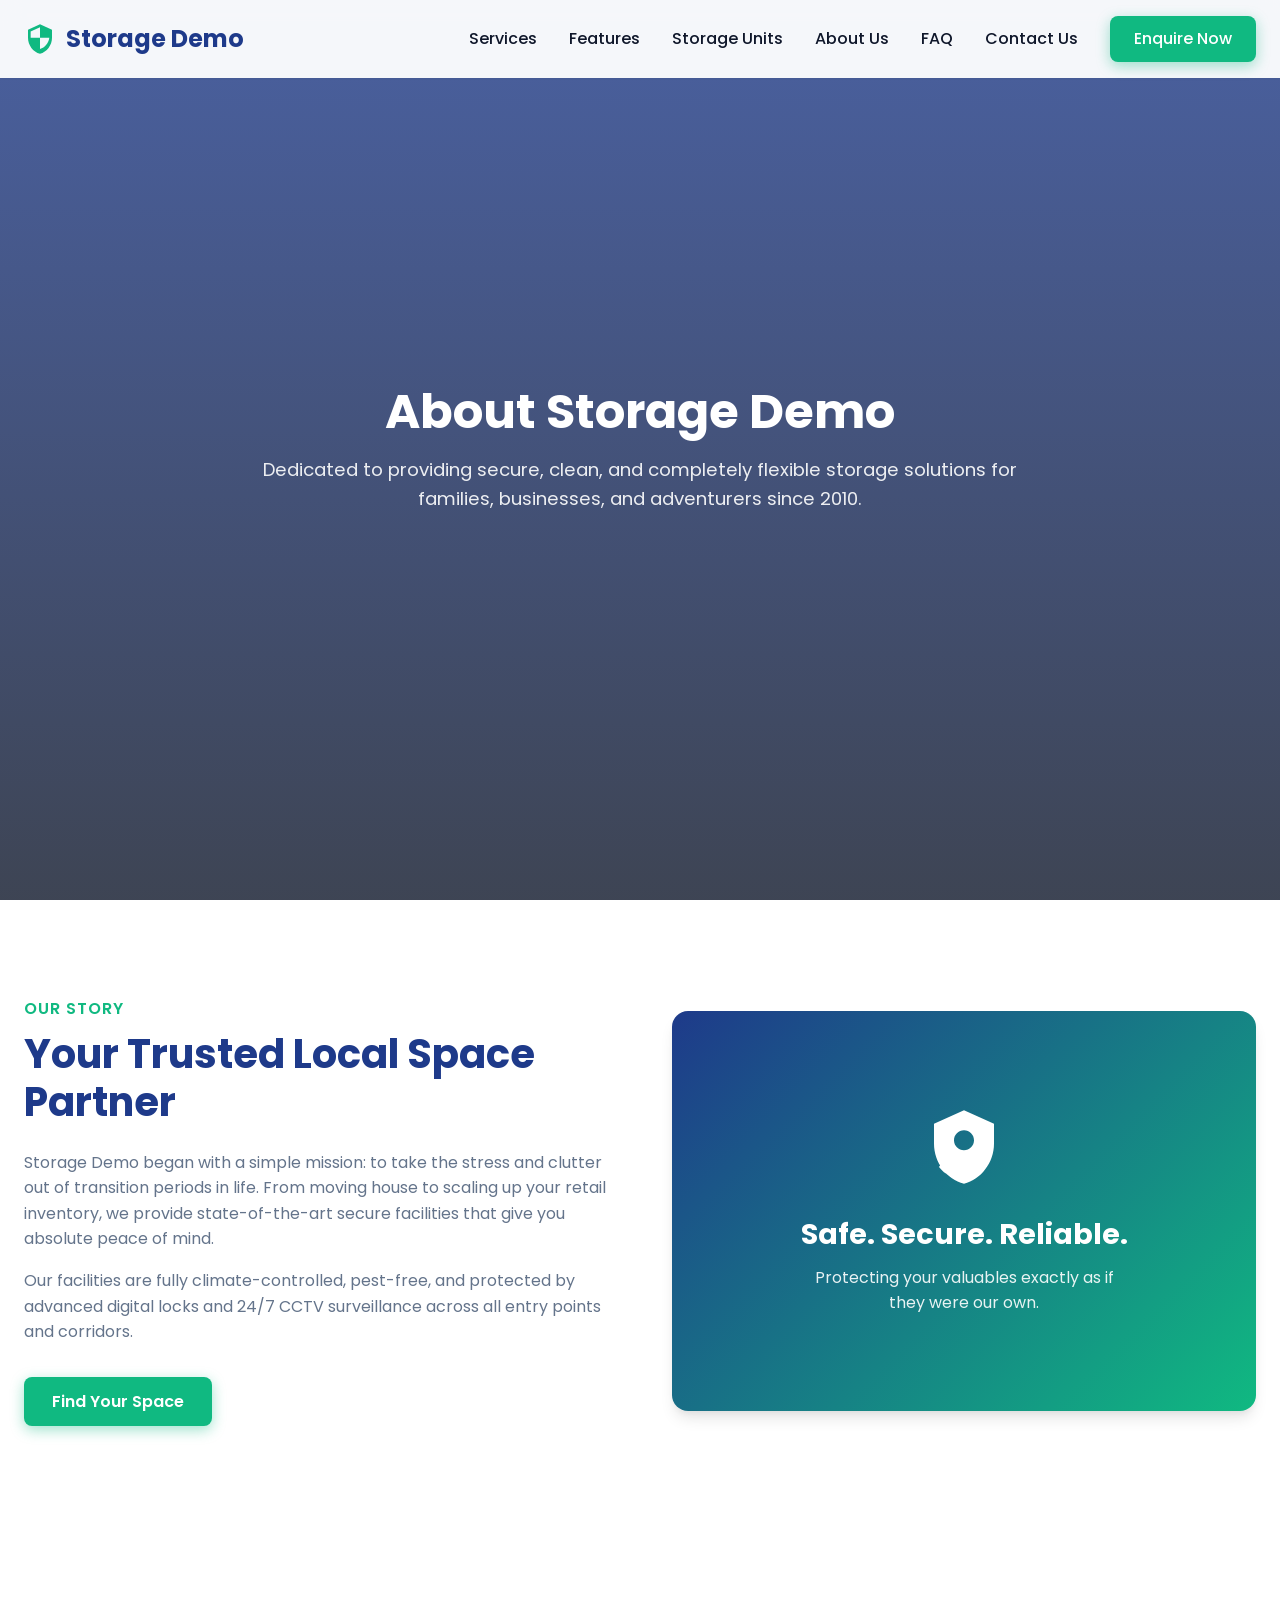
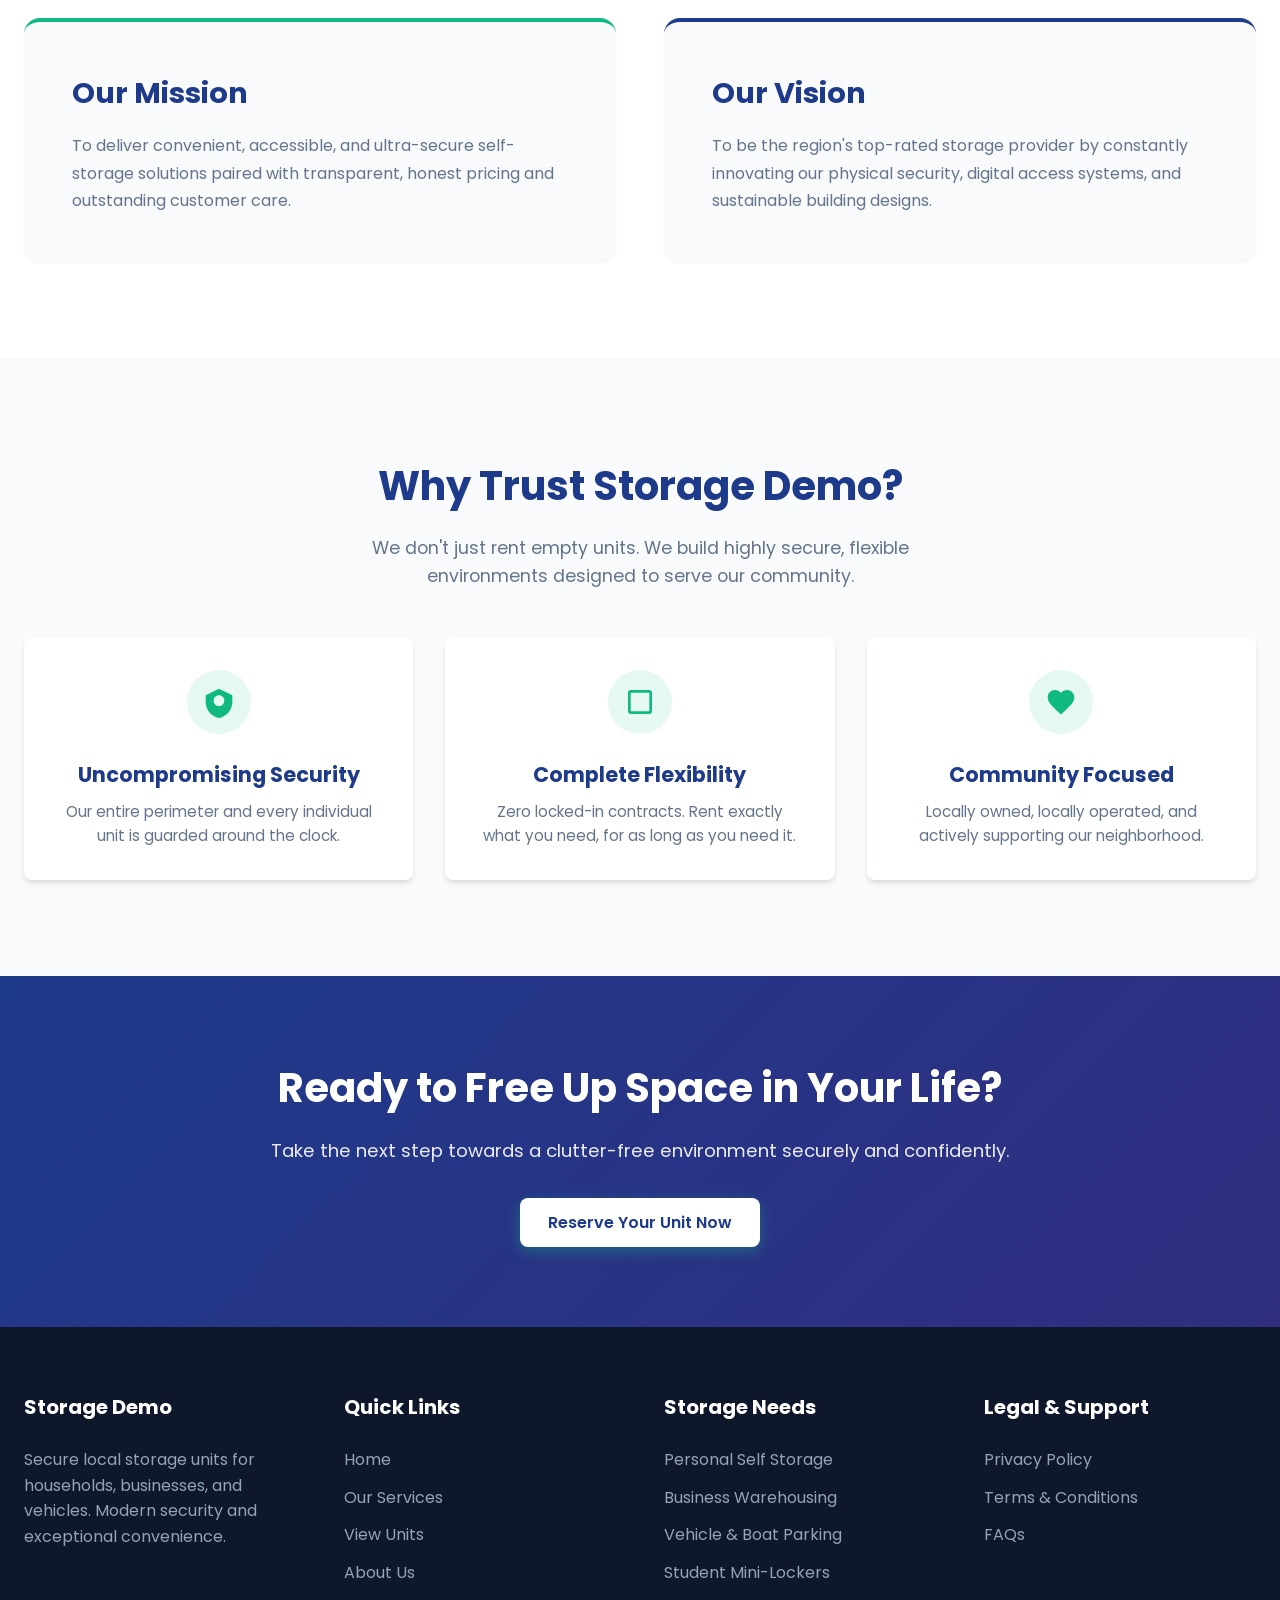
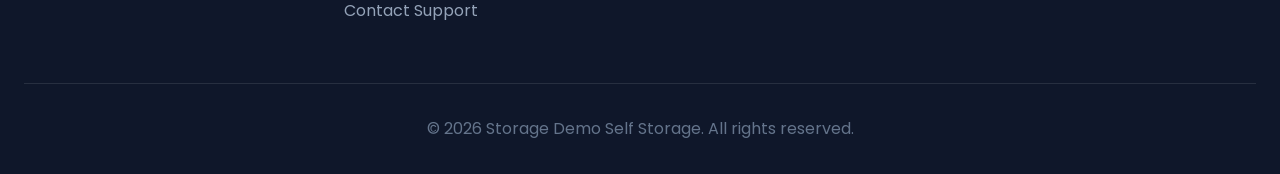
<file: about.html>
﻿<!DOCTYPE html>
<html lang="en">
<head>
  <meta charset="UTF-8">
  <meta name="viewport" content="width=device-width, initial-scale=1.0">
  <title>About Us | Storage Demo Self Storage</title>
  <meta name="description" content="Learn about Storage Demo Self Storage: our mission, our state-of-the-art facilities, and our dedication to secure, stress-free storage.">
  
  <link rel="preconnect" href="https://fonts.googleapis.com">
  <link rel="preconnect" href="https://fonts.gstatic.com" crossorigin>
  <link href="https://fonts.googleapis.com/css2?family=Poppins:wght@300;400;500;600;700&display=swap" rel="stylesheet">
  
  <link rel="stylesheet" href="style.css">
</head>
<body>

  <!-- Navigation Bar -->
  <header>
    <div class="container">
      <nav>
        <!-- Brand / Logo -->
        <a href="index.html" class="logo">
          <svg viewBox="0 0 24 24" xmlns="http://www.w3.org/2000/svg">
            <path d="M12 1L3 5V11C3 16.55 6.84 21.74 12 23C17.16 21.74 21 16.55 21 11V5L12 1ZM12 10.99H19C18.47 14.87 15.68 18.34 12 19.46V11H5V6.3L12 3.19V10.99Z"/>
          </svg>
          Storage Demo
        </a>

        <!-- Desktop Navigation Links -->
        <div class="nav-links">
          <a href="index.html#services">Services</a>
          <a href="index.html#features">Features</a>
          <a href="index.html#units">Storage Units</a>
          <a href="about.html">About Us</a>
          <a href="faq.html">FAQ</a>
          <a href="contact.html">Contact Us</a>
          <a href="enquire.html" class="btn btn-primary" style="color: white; padding: 10px 24px;">Enquire Now</a>
        </div>

        <!-- Mobile Hamburger Menu Button -->
        <button class="hamburger" aria-label="Toggle Navigation">
          <svg viewBox="0 0 24 24" fill="none" stroke="currentColor" stroke-width="2">
            <path stroke-linecap="round" stroke-linejoin="round" d="M4 6h16M4 12h16M4 18h16"/>
          </svg>
        </button>
      </nav>
    </div>
  </header>

  <!-- About Hero Banner -->
  <section class="hero" style="min-height: 40vh; display: flex; align-items: center; padding: 100px 0 60px 0;">
    <div class="container">
      <div class="hero-content animate-on-scroll" style="max-width: 800px; margin: 0 auto; text-align: center;">
        <h1 style="font-size: 3rem; margin-bottom: 1rem;">About Storage Demo</h1>
        <p style="font-size: 1.15rem; opacity: 0.9;">Dedicated to providing secure, clean, and completely flexible storage solutions for families, businesses, and adventurers since 2010.</p>
      </div>
    </div>
  </section>

  <!-- Company Overview & Intro -->
  <section class="about-section">
    <div class="container">
      <div class="about-container">
        <div class="about-text animate-on-scroll">
          <span style="color: var(--accent); font-weight: 600; text-transform: uppercase; letter-spacing: 1px; display: block; margin-bottom: 0.5rem;">Our Story</span>
          <h2 style="font-size: 2.5rem; color: var(--primary); margin-bottom: 1.5rem; line-height: 1.2;">Your Trusted Local Space Partner</h2>
          <p style="margin-bottom: 1rem; color: var(--text-muted);">Storage Demo began with a simple mission: to take the stress and clutter out of transition periods in life. From moving house to scaling up your retail inventory, we provide state-of-the-art secure facilities that give you absolute peace of mind.</p>
          <p style="margin-bottom: 2rem; color: var(--text-muted);">Our facilities are fully climate-controlled, pest-free, and protected by advanced digital locks and 24/7 CCTV surveillance across all entry points and corridors.</p>
          <a href="enquire.html" class="btn btn-primary">Find Your Space</a>
        </div>
        <div class="about-image animate-on-scroll">
          <div style="background: linear-gradient(135deg, var(--primary), var(--accent)); padding: 4rem; border-radius: var(--radius-lg); color: white; display: flex; flex-direction: column; justify-content: center; align-items: center; text-align: center; height: 100%; min-height: 400px; box-shadow: var(--shadow-lg);">
            <svg viewBox="0 0 24 24" width="80" height="80" fill="white" style="margin-bottom: 1.5rem;">
              <path d="M12 1L3 5v6c0 5.55 3.84 10.74 9 12 5.16-1.26 9-6.45 9-12V5l-9-4zm0 6c1.66 0 3 1.34 3 3s-1.34 3-3 3-3-1.34-3-3 1.34-3 3-3zm5.5 11c-1.38-2.39-3.96-4-6.5-4s-5.12 1.61-6.5 4c1.15 1.55 2.82 2.65 4.75 3.12.56.14 1.15.22 1.75.22s1.19-.08 1.75-.22c1.93-.47 3.6-1.57 4.75-3.12z"/>
            </svg>
            <h3 style="font-size: 1.8rem; margin-bottom: 0.5rem;">Safe. Secure. Reliable.</h3>
            <p style="opacity: 0.9; max-width: 300px;">Protecting your valuables exactly as if they were our own.</p>
          </div>
        </div>
      </div>
    </div>
  </section>

  <!-- Mission & Vision Section -->
  <section style="background-color: var(--bg-white);">
    <div class="container">
      <div style="display: grid; grid-template-columns: repeat(auto-fit, minmax(min(100%, 300px), 1fr)); gap: 3rem;">
        <!-- Mission -->
        <div class="card animate-on-scroll" style="background: var(--bg-light); padding: 3rem; border-radius: var(--radius-lg); box-shadow: var(--shadow-sm); border-top: 4px solid var(--accent);">
          <h3 style="font-size: 1.8rem; color: var(--primary); margin-bottom: 1rem;">Our Mission</h3>
          <p style="color: var(--text-muted); line-height: 1.7;">To deliver convenient, accessible, and ultra-secure self-storage solutions paired with transparent, honest pricing and outstanding customer care.</p>
        </div>
        <!-- Vision -->
        <div class="card animate-on-scroll" style="background: var(--bg-light); padding: 3rem; border-radius: var(--radius-lg); box-shadow: var(--shadow-sm); border-top: 4px solid var(--primary);">
          <h3 style="font-size: 1.8rem; color: var(--primary); margin-bottom: 1rem;">Our Vision</h3>
          <p style="color: var(--text-muted); line-height: 1.7;">To be the region's top-rated storage provider by constantly innovating our physical security, digital access systems, and sustainable building designs.</p>
        </div>
      </div>
    </div>
  </section>

  <!-- Core Values & Why Choose Us -->
  <section>
    <div class="container">
      <h2 class="section-title animate-on-scroll">Why Trust Storage Demo?</h2>
      <p class="section-subtitle animate-on-scroll">We don't just rent empty units. We build highly secure, flexible environments designed to serve our community.</p>

      <div style="display: grid; grid-template-columns: repeat(auto-fit, minmax(min(100%, 250px), 1fr)); gap: 2rem; margin-top: 3rem;">
        <!-- Value 1 -->
        <div class="animate-on-scroll" style="text-align: center; padding: 2rem; background: var(--bg-white); border-radius: var(--radius-md); box-shadow: var(--shadow-md);">
          <div style="width: 64px; height: 64px; background: rgba(16, 185, 129, 0.1); color: var(--accent); border-radius: 50%; display: flex; align-items: center; justify-content: center; margin: 0 auto 1.5rem auto;">
            <svg viewBox="0 0 24 24" width="32" height="32" fill="currentColor">
              <path d="M12 2L2 7v5c0 5.55 3.84 10.74 10 12 6.16-1.26 10-6.45 10-12V7l-10-5zm0 13c-2.21 0-4-1.79-4-4s1.79-4 4-4 4 1.79 4 4-1.79 4-4 4z"/>
            </svg>
          </div>
          <h4 style="font-size: 1.3rem; color: var(--primary); margin-bottom: 0.5rem;">Uncompromising Security</h4>
          <p style="color: var(--text-muted); font-size: 0.95rem;">Our entire perimeter and every individual unit is guarded around the clock.</p>
        </div>

        <!-- Value 2 -->
        <div class="animate-on-scroll" style="text-align: center; padding: 2rem; background: var(--bg-white); border-radius: var(--radius-md); box-shadow: var(--shadow-md);">
          <div style="width: 64px; height: 64px; background: rgba(16, 185, 129, 0.1); color: var(--accent); border-radius: 50%; display: flex; align-items: center; justify-content: center; margin: 0 auto 1.5rem auto;">
            <svg viewBox="0 0 24 24" width="32" height="32" fill="currentColor">
              <path d="M19 3H5c-1.1 0-2 .9-2 2v14c0 1.1.9 2 2 2h14c1.1 0 2-.9 2-2V5c0-1.1-.9-2-2-2zm0 16H5V5h14v14z"/>
            </svg>
          </div>
          <h4 style="font-size: 1.3rem; color: var(--primary); margin-bottom: 0.5rem;">Complete Flexibility</h4>
          <p style="color: var(--text-muted); font-size: 0.95rem;">Zero locked-in contracts. Rent exactly what you need, for as long as you need it.</p>
        </div>

        <!-- Value 3 -->
        <div class="animate-on-scroll" style="text-align: center; padding: 2rem; background: var(--bg-white); border-radius: var(--radius-md); box-shadow: var(--shadow-md);">
          <div style="width: 64px; height: 64px; background: rgba(16, 185, 129, 0.1); color: var(--accent); border-radius: 50%; display: flex; align-items: center; justify-content: center; margin: 0 auto 1.5rem auto;">
            <svg viewBox="0 0 24 24" width="32" height="32" fill="currentColor">
              <path d="M12 21.35l-1.45-1.32C5.4 15.36 2 12.28 2 8.5 2 5.42 4.42 3 7.5 3c1.74 0 3.41.81 4.5 2.09C13.09 3.81 14.76 3 16.5 3 19.58 3 22 5.42 22 8.5c0 3.78-3.4 6.86-8.55 11.54L12 21.35z"/>
            </svg>
          </div>
          <h4 style="font-size: 1.3rem; color: var(--primary); margin-bottom: 0.5rem;">Community Focused</h4>
          <p style="color: var(--text-muted); font-size: 0.95rem;">Locally owned, locally operated, and actively supporting our neighborhood.</p>
        </div>
      </div>
    </div>
  </section>

  <!-- Final CTA Banner -->
  <section class="final-cta">
    <div class="container animate-on-scroll">
      <h2 style="font-size: 2.5rem; margin-bottom: 1rem;">Ready to Free Up Space in Your Life?</h2>
      <p style="font-size: 1.15rem; margin-bottom: 2rem; opacity: 0.9;">Take the next step towards a clutter-free environment securely and confidently.</p>
      <a href="enquire.html" class="btn btn-primary" style="background: white; color: var(--primary);">Reserve Your Unit Now</a>
    </div>
  </section>

  <!-- Footer -->
  <footer>
    <div class="container">
      <div class="footer-grid">
        <!-- Col 1: Brand -->
        <div class="footer-col">
          <h4>Storage Demo</h4>
          <p style="color: #94a3b8; margin-bottom: 1.5rem;">Secure local storage units for households, businesses, and vehicles. Modern security and exceptional convenience.</p>
        </div>

        <!-- Col 2: Navigation Links -->
        <div class="footer-col">
          <h4>Quick Links</h4>
          <ul class="footer-links">
            <li><a href="index.html">Home</a></li>
            <li><a href="index.html#services">Our Services</a></li>
            <li><a href="index.html#units">View Units</a></li>
            <li><a href="about.html">About Us</a></li>
            <li><a href="contact.html">Contact Support</a></li>
          </ul>
        </div>

        <!-- Col 3: Storage Categories -->
        <div class="footer-col">
          <h4>Storage Needs</h4>
          <ul class="footer-links">
            <li><a href="index.html#units">Personal Self Storage</a></li>
            <li><a href="index.html#units">Business Warehousing</a></li>
            <li><a href="index.html#units">Vehicle & Boat Parking</a></li>
            <li><a href="index.html#units">Student Mini-Lockers</a></li>
          </ul>
        </div>

        <!-- Col 4: Legal & Social -->
        <div class="footer-col">
          <h4>Legal & Support</h4>
          <ul class="footer-links">
            <li><a href="privacy.html">Privacy Policy</a></li>
            <li><a href="terms.html">Terms & Conditions</a></li>
            <li><a href="faq.html">FAQs</a></li>
          </ul>
        </div>
      </div>

      <div class="footer-bottom">
        <p>&copy; 2026 Storage Demo Self Storage. All rights reserved.</p>
      </div>
    </div>
  </footer>

  <script src="script.js"></script>
  <!-- Mobile Sticky Footer -->
  <div class="mobile-sticky-footer">
    <a href="contact.html" class="sticky-btn sticky-book">Book Now</a>
    <a href="enquire.html" class="sticky-btn sticky-enquire">Enquiry Now</a>
  </div>
</body>
</html>
</file>
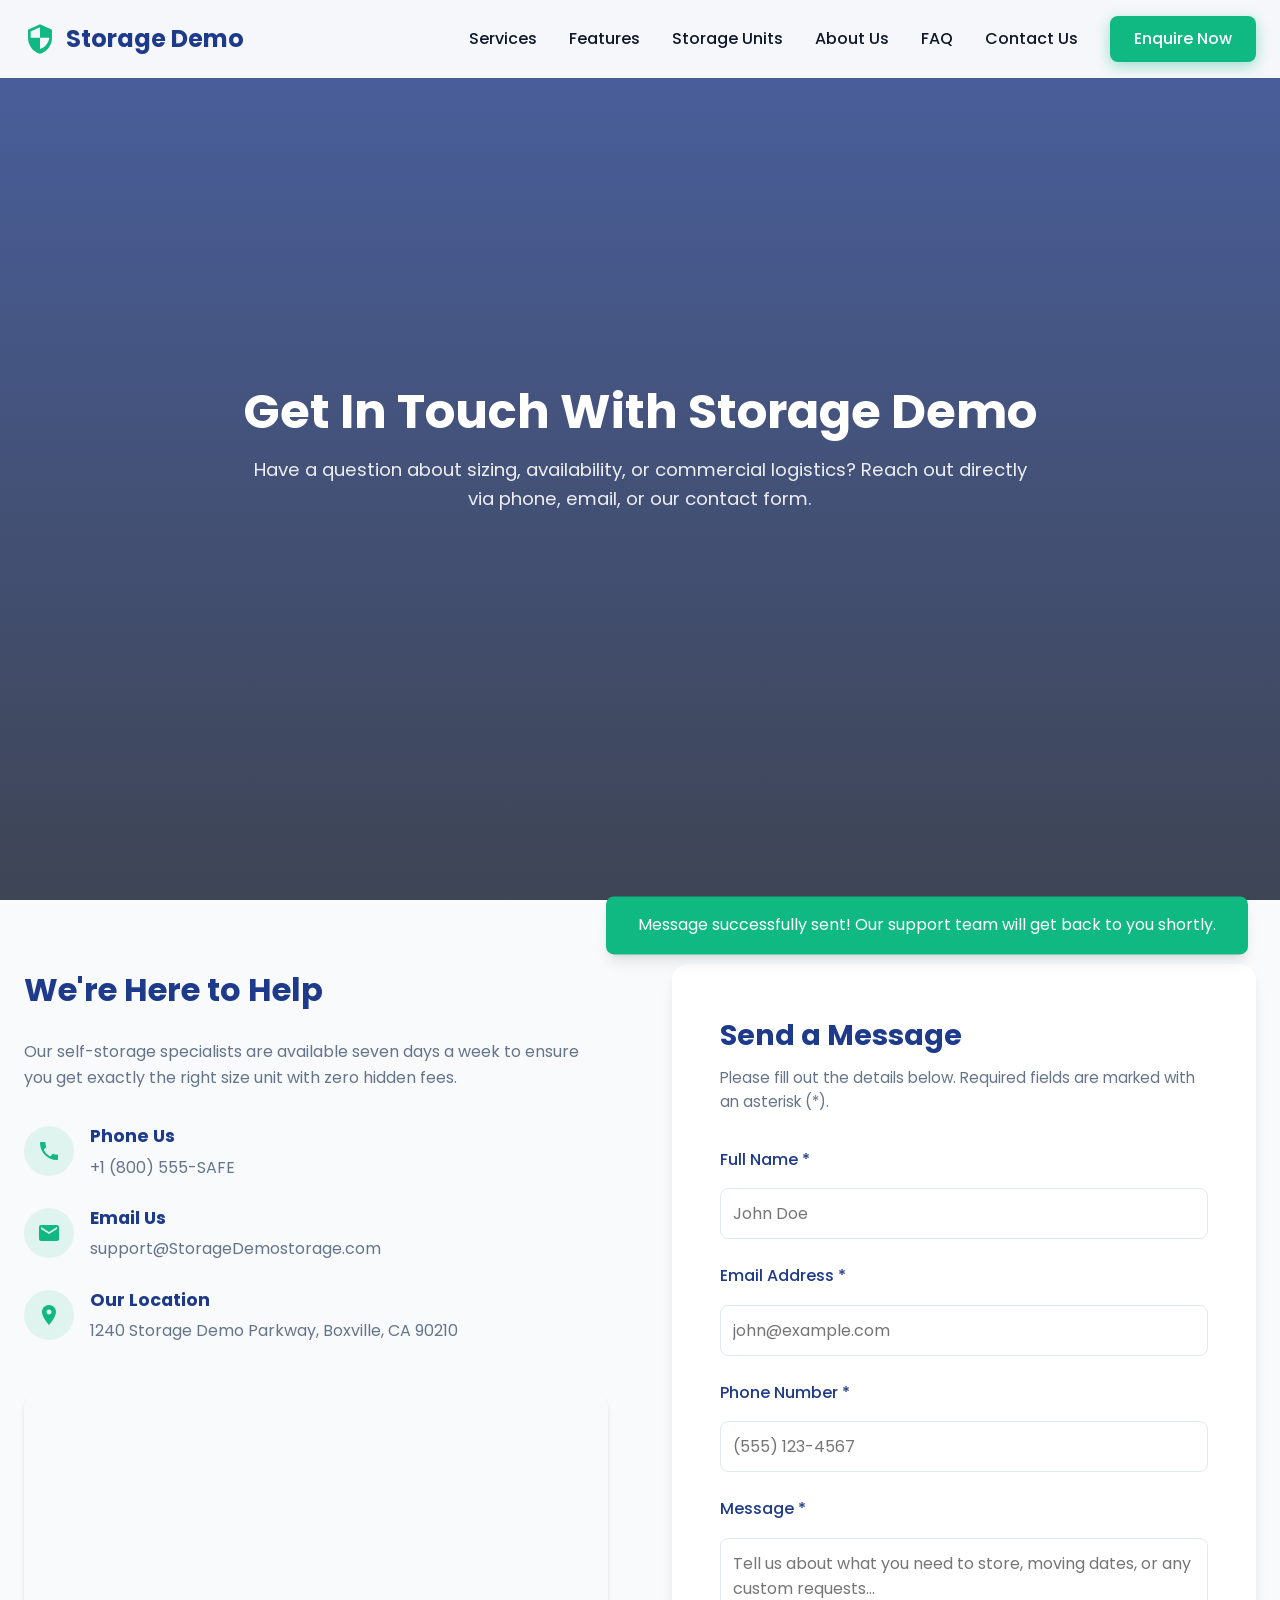
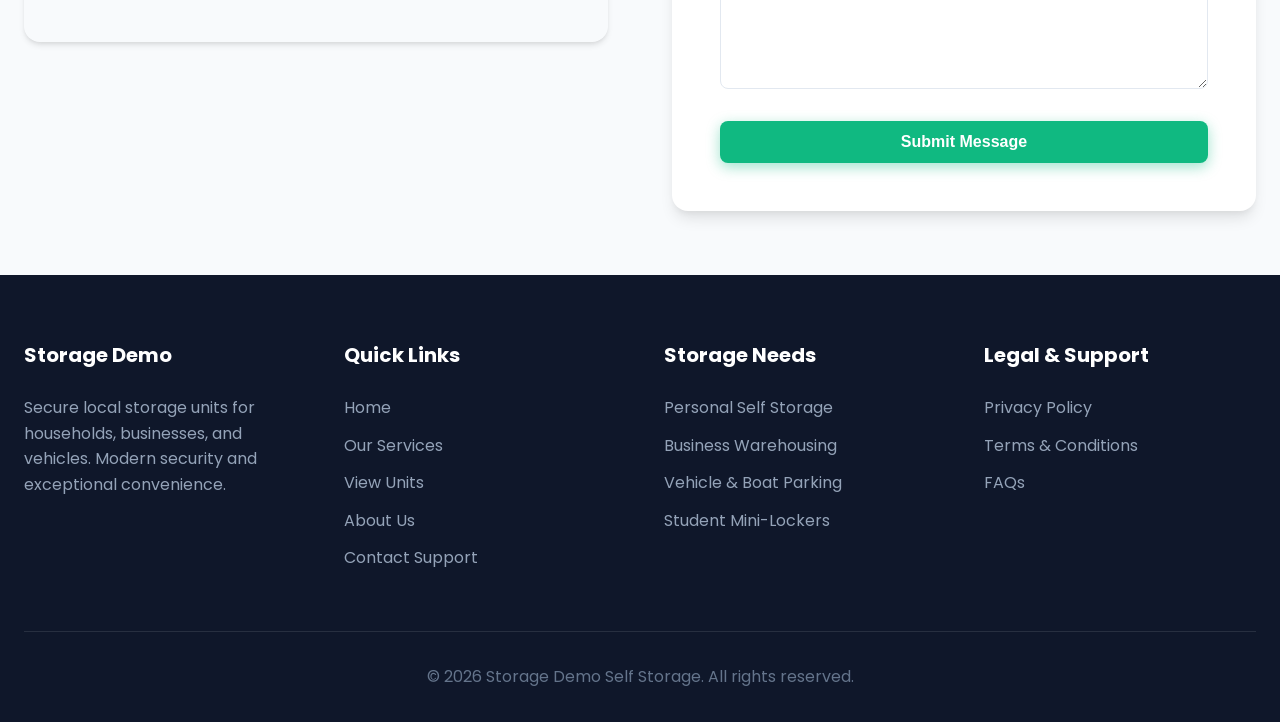
<file: contact.html>
﻿<!DOCTYPE html>
<html lang="en">

<head>
    <meta charset="UTF-8">
    <meta name="viewport" content="width=device-width, initial-scale=1.0">
    <title>Contact Us | Storage Demo Self Storage</title>
    <meta name="description"
        content="Get in touch with Storage Demo Self Storage for any queries regarding our secure personal, commercial, and vehicle storage units.">

    <link rel="preconnect" href="https://fonts.googleapis.com">
    <link rel="preconnect" href="https://fonts.gstatic.com" crossorigin>
    <link href="https://fonts.googleapis.com/css2?family=Poppins:wght@300;400;500;600;700&display=swap"
        rel="stylesheet">

    <link rel="stylesheet" href="style.css">
    <style>
        /* Add extra style for contact form validation state and map */
        .form-group.has-error input,
        .form-group.has-error textarea {
            border-color: #ef4444 !important;
            background-color: #fef2f2 !important;
        }

        .error-msg {
            color: #ef4444;
            font-size: 0.85rem;
            margin-top: 0.25rem;
            display: none;
        }

        .form-group.has-error .error-msg {
            display: block;
        }
    </style>
</head>

<body>

    <!-- Navigation Bar -->
    <header>
        <div class="container">
            <nav>
                <a href="index.html" class="logo">
                    <svg viewBox="0 0 24 24" xmlns="http://www.w3.org/2000/svg">
                        <path
                            d="M12 1L3 5V11C3 16.55 6.84 21.74 12 23C17.16 21.74 21 16.55 21 11V5L12 1ZM12 10.99H19C18.47 14.87 15.68 18.34 12 19.46V11H5V6.3L12 3.19V10.99Z" />
                    </svg>
                    Storage Demo
                </a>

                <!-- Desktop Navigation Links -->
                <div class="nav-links">
                    <a href="index.html#services">Services</a>
                    <a href="index.html#features">Features</a>
                    <a href="index.html#units">Storage Units</a>
                    <a href="about.html">About Us</a>
                    <a href="faq.html">FAQ</a>
                    <a href="contact.html">Contact Us</a>
                    <a href="enquire.html" class="btn btn-primary" style="color: white; padding: 10px 24px;">Enquire
                        Now</a>
                </div>

                <!-- Mobile Hamburger Menu Button -->
                <button class="hamburger" aria-label="Toggle Navigation">
                    <svg viewBox="0 0 24 24" fill="none" stroke="currentColor" stroke-width="2">
                        <path stroke-linecap="round" stroke-linejoin="round" d="M4 6h16M4 12h16M4 18h16" />
                    </svg>
                </button>
            </nav>
        </div>
    </header>

    <!-- Contact Hero Section -->
    <section class="hero" style="min-height: 40vh; display: flex; align-items: center; padding: 100px 0 60px 0;">
        <div class="container">
            <div class="hero-content animate-on-scroll" style="max-width: 800px; margin: 0 auto; text-align: center;">
                <h1 style="font-size: 3rem; margin-bottom: 1rem;">Get In Touch With Storage Demo</h1>
                <p style="font-size: 1.15rem; opacity: 0.9;">Have a question about sizing, availability, or commercial
                    logistics? Reach out directly via phone, email, or our contact form.</p>
            </div>
        </div>
    </section>

    <!-- Main Contact Layout -->
    <section class="contact-section" style="padding: 4rem 0;">
        <div class="container">
            <div class="contact-grid" style="align-items: start;">

                <!-- Column 1: Contact Details & Info -->
                <div class="animate-on-scroll">
                    <h2 style="font-size: 2rem; color: var(--primary); margin-bottom: 1.5rem;">We're Here to Help</h2>
                    <p style="color: var(--text-muted); margin-bottom: 2rem;">Our self-storage specialists are available
                        seven days a week to ensure you get exactly the right size unit with zero hidden fees.</p>

                    <!-- Contact Options Stack -->
                    <div style="display: flex; flex-direction: column; gap: 1.5rem;">

                        <div style="display: flex; align-items: center; gap: 1rem;">
                            <div
                                style="width: 50px; height: 50px; background: rgba(16, 185, 129, 0.1); border-radius: 50%; display: flex; align-items: center; justify-content: center; color: var(--accent);">
                                <svg viewBox="0 0 24 24" width="24" height="24" fill="currentColor">
                                    <path
                                        d="M6.62 10.79a15.1 15.1 0 006.59 6.59l2.2-2.2c.27-.27.67-.36 1.02-.24 1.12.37 2.33.57 3.57.57.55 0 1 .45 1 1V20c0 .55-.45 1-1 1-9.39 0-17-7.61-17-17 0-.55.45-1 1-1h3.5c.55 0 1 .45 1 1 0 1.25.2 2.45.57 3.57.11.35.03.74-.25 1.02l-2.2 2.2z" />
                                </svg>
                            </div>
                            <div>
                                <h4 style="font-size: 1.1rem; color: var(--primary); margin-bottom: 0.25rem;">Phone Us
                                </h4>
                                <p style="color: var(--text-muted);">+1 (800) 555-SAFE</p>
                            </div>
                        </div>

                        <div style="display: flex; align-items: center; gap: 1rem;">
                            <div
                                style="width: 50px; height: 50px; background: rgba(16, 185, 129, 0.1); border-radius: 50%; display: flex; align-items: center; justify-content: center; color: var(--accent);">
                                <svg viewBox="0 0 24 24" width="24" height="24" fill="currentColor">
                                    <path
                                        d="M20 4H4c-1.1 0-1.99.9-1.99 2L2 18c0 1.1.9 2 2 2h16c1.1 0 2-.9 2-2V6c0-1.1-.9-2-2-2zm0 4l-8 5-8-5V6l8 5 8-5v2z" />
                                </svg>
                            </div>
                            <div>
                                <h4 style="font-size: 1.1rem; color: var(--primary); margin-bottom: 0.25rem;">Email Us
                                </h4>
                                <p style="color: var(--text-muted);">support@StorageDemostorage.com</p>
                            </div>
                        </div>

                        <div style="display: flex; align-items: center; gap: 1rem;">
                            <div
                                style="width: 50px; height: 50px; background: rgba(16, 185, 129, 0.1); border-radius: 50%; display: flex; align-items: center; justify-content: center; color: var(--accent);">
                                <svg viewBox="0 0 24 24" width="24" height="24" fill="currentColor">
                                    <path
                                        d="M12 2C8.13 2 5 5.13 5 9c0 5.25 7 13 7 13s7-7.75 7-13c0-3.87-3.13-7-7-7zm0 9.5c-1.38 0-2.5-1.12-2.5-2.5s1.12-2.5 2.5-2.5 2.5 1.12 2.5 2.5-1.12 2.5-2.5 2.5z" />
                                </svg>
                            </div>
                            <div>
                                <h4 style="font-size: 1.1rem; color: var(--primary); margin-bottom: 0.25rem;">Our
                                    Location</h4>
                                <p style="color: var(--text-muted);">1240 Storage Demo Parkway, Boxville, CA 90210</p>
                            </div>
                        </div>

                    </div>

                    <!-- Embedded Map Visual Placeholder -->
                    <div
                        style="margin-top: 3rem; height: 250px; border-radius: var(--radius-lg); overflow: hidden; box-shadow: var(--shadow-md);">
                        <iframe width="100%" height="100%" frameborder="0" style="border:0"
                            src="https://www.google.com/maps?q=London,UK&output=embed" allowfullscreen></iframe>
                    </div>

                </div>

                <!-- Column 2: Enhanced Contact Form with Validation -->
                <div class="animate-on-scroll"
                    style="background: var(--bg-white); padding: 3rem; border-radius: var(--radius-lg); box-shadow: var(--shadow-lg);">
                    <h3 style="font-size: 1.8rem; color: var(--primary); margin-bottom: 0.5rem;">Send a Message</h3>
                    <p style="color: var(--text-muted); margin-bottom: 2rem; font-size: 0.95rem;">Please fill out the
                        details below. Required fields are marked with an asterisk (*).</p>

                    <form id="enhanced-contact-form" novalidate>
                        <!-- Full Name -->
                        <div class="form-group" style="margin-bottom: 1.5rem;">
                            <label for="contact-name"
                                style="display: block; font-weight: 500; margin-bottom: 0.5rem; color: var(--primary);">Full
                                Name *</label>
                            <input type="text" id="contact-name" placeholder="John Doe" required
                                style="width: 100%; padding: 12px; border: 1px solid var(--border-color); border-radius: var(--radius-md); font-family: inherit;">
                            <span class="error-msg">Please enter your full name.</span>
                        </div>

                        <!-- Email Address -->
                        <div class="form-group" style="margin-bottom: 1.5rem;">
                            <label for="contact-email"
                                style="display: block; font-weight: 500; margin-bottom: 0.5rem; color: var(--primary);">Email
                                Address *</label>
                            <input type="email" id="contact-email" placeholder="john@example.com" required
                                style="width: 100%; padding: 12px; border: 1px solid var(--border-color); border-radius: var(--radius-md); font-family: inherit;">
                            <span class="error-msg">Please enter a valid email address.</span>
                        </div>

                        <!-- Phone Number -->
                        <div class="form-group" style="margin-bottom: 1.5rem;">
                            <label for="contact-phone"
                                style="display: block; font-weight: 500; margin-bottom: 0.5rem; color: var(--primary);">Phone
                                Number *</label>
                            <input type="tel" id="contact-phone" placeholder="(555) 123-4567" required
                                style="width: 100%; padding: 12px; border: 1px solid var(--border-color); border-radius: var(--radius-md); font-family: inherit;">
                            <span class="error-msg">Please provide a phone number.</span>
                        </div>

                        <!-- Message / Inquiry -->
                        <div class="form-group" style="margin-bottom: 2rem;">
                            <label for="contact-message"
                                style="display: block; font-weight: 500; margin-bottom: 0.5rem; color: var(--primary);">Message
                                *</label>
                            <textarea id="contact-message" rows="5"
                                placeholder="Tell us about what you need to store, moving dates, or any custom requests..."
                                required
                                style="width: 100%; padding: 12px; border: 1px solid var(--border-color); border-radius: var(--radius-md); font-family: inherit; resize: vertical;"></textarea>
                            <span class="error-msg">Message cannot be left empty.</span>
                        </div>

                        <button type="submit" class="btn btn-primary" style="width: 100%;">Submit Message</button>
                    </form>
                </div>

            </div>
        </div>
    </section>

    <!-- Floating Toast Success Notification -->
    <div id="toast">Message successfully sent! Our support team will get back to you shortly.</div>

    <!-- Footer -->
    <footer>
        <div class="container">
            <div class="footer-grid">
                <div class="footer-col">
                    <h4>Storage Demo</h4>
                    <p style="color: #94a3b8; margin-bottom: 1.5rem;">Secure local storage units for households,
                        businesses, and vehicles. Modern security and exceptional convenience.</p>
                </div>
                <div class="footer-col">
                    <h4>Quick Links</h4>
                    <ul class="footer-links">
                        <li><a href="index.html">Home</a></li>
                        <li><a href="index.html#services">Our Services</a></li>
                        <li><a href="index.html#units">View Units</a></li>
                        <li><a href="about.html">About Us</a></li>
                        <li><a href="contact.html">Contact Support</a></li>
                    </ul>
                </div>
                <div class="footer-col">
                    <h4>Storage Needs</h4>
                    <ul class="footer-links">
                        <li><a href="index.html#units">Personal Self Storage</a></li>
                        <li><a href="index.html#units">Business Warehousing</a></li>
                        <li><a href="index.html#units">Vehicle & Boat Parking</a></li>
                        <li><a href="index.html#units">Student Mini-Lockers</a></li>
                    </ul>
                </div>
                <div class="footer-col">
                    <h4>Legal & Support</h4>
                    <ul class="footer-links">
                        <li><a href="privacy.html">Privacy Policy</a></li>
                        <li><a href="terms.html">Terms & Conditions</a></li>
                        <li><a href="faq.html">FAQs</a></li>
                    </ul>
                </div>
            </div>
            <div class="footer-bottom">
                <p>&copy; 2026 Storage Demo Self Storage. All rights reserved.</p>
            </div>
        </div>
    </footer>

    <script src="script.js"></script>
    <script>
        // Custom Contact Form Validation
        document.addEventListener("DOMContentLoaded", () => {
            const contactForm = document.getElementById("enhanced-contact-form");
            const toast = document.getElementById("toast");

            if (contactForm) {
                contactForm.addEventListener("submit", (e) => {
                    e.preventDefault();
                    let isValid = true;

                    // Target elements
                    const nameInput = document.getElementById("contact-name");
                    const emailInput = document.getElementById("contact-email");
                    const phoneInput = document.getElementById("contact-phone");
                    const messageInput = document.getElementById("contact-message");

                    // Reset error styles
                    [nameInput, emailInput, phoneInput, messageInput].forEach(el => {
                        el.parentElement.classList.remove("has-error");
                    });

                    // Validate Name
                    if (!nameInput.value.trim()) {
                        nameInput.parentElement.classList.add("has-error");
                        isValid = false;
                    }

                    // Validate Email Pattern
                    const emailRegex = /^[^\s@]+@[^\s@]+\.[^\s@]+$/;
                    if (!emailRegex.test(emailInput.value.trim())) {
                        emailInput.parentElement.classList.add("has-error");
                        isValid = false;
                    }

                    // Validate Phone
                    if (!phoneInput.value.trim()) {
                        phoneInput.parentElement.classList.add("has-error");
                        isValid = false;
                    }

                    // Validate Message
                    if (!messageInput.value.trim()) {
                        messageInput.parentElement.classList.add("has-error");
                        isValid = false;
                    }

                    if (isValid) {
                        toast.classList.add("show");
                        contactForm.reset();
                        setTimeout(() => {
                            toast.classList.remove("show");
                        }, 4000);
                    }
                });
            }
        });
    </script>
    <!-- Mobile Sticky Footer -->
    <div class="mobile-sticky-footer">
        <a href="contact.html" class="sticky-btn sticky-book">Book Now</a>
        <a href="enquire.html" class="sticky-btn sticky-enquire">Enquiry Now</a>
    </div>
</body>

</html>
</file>
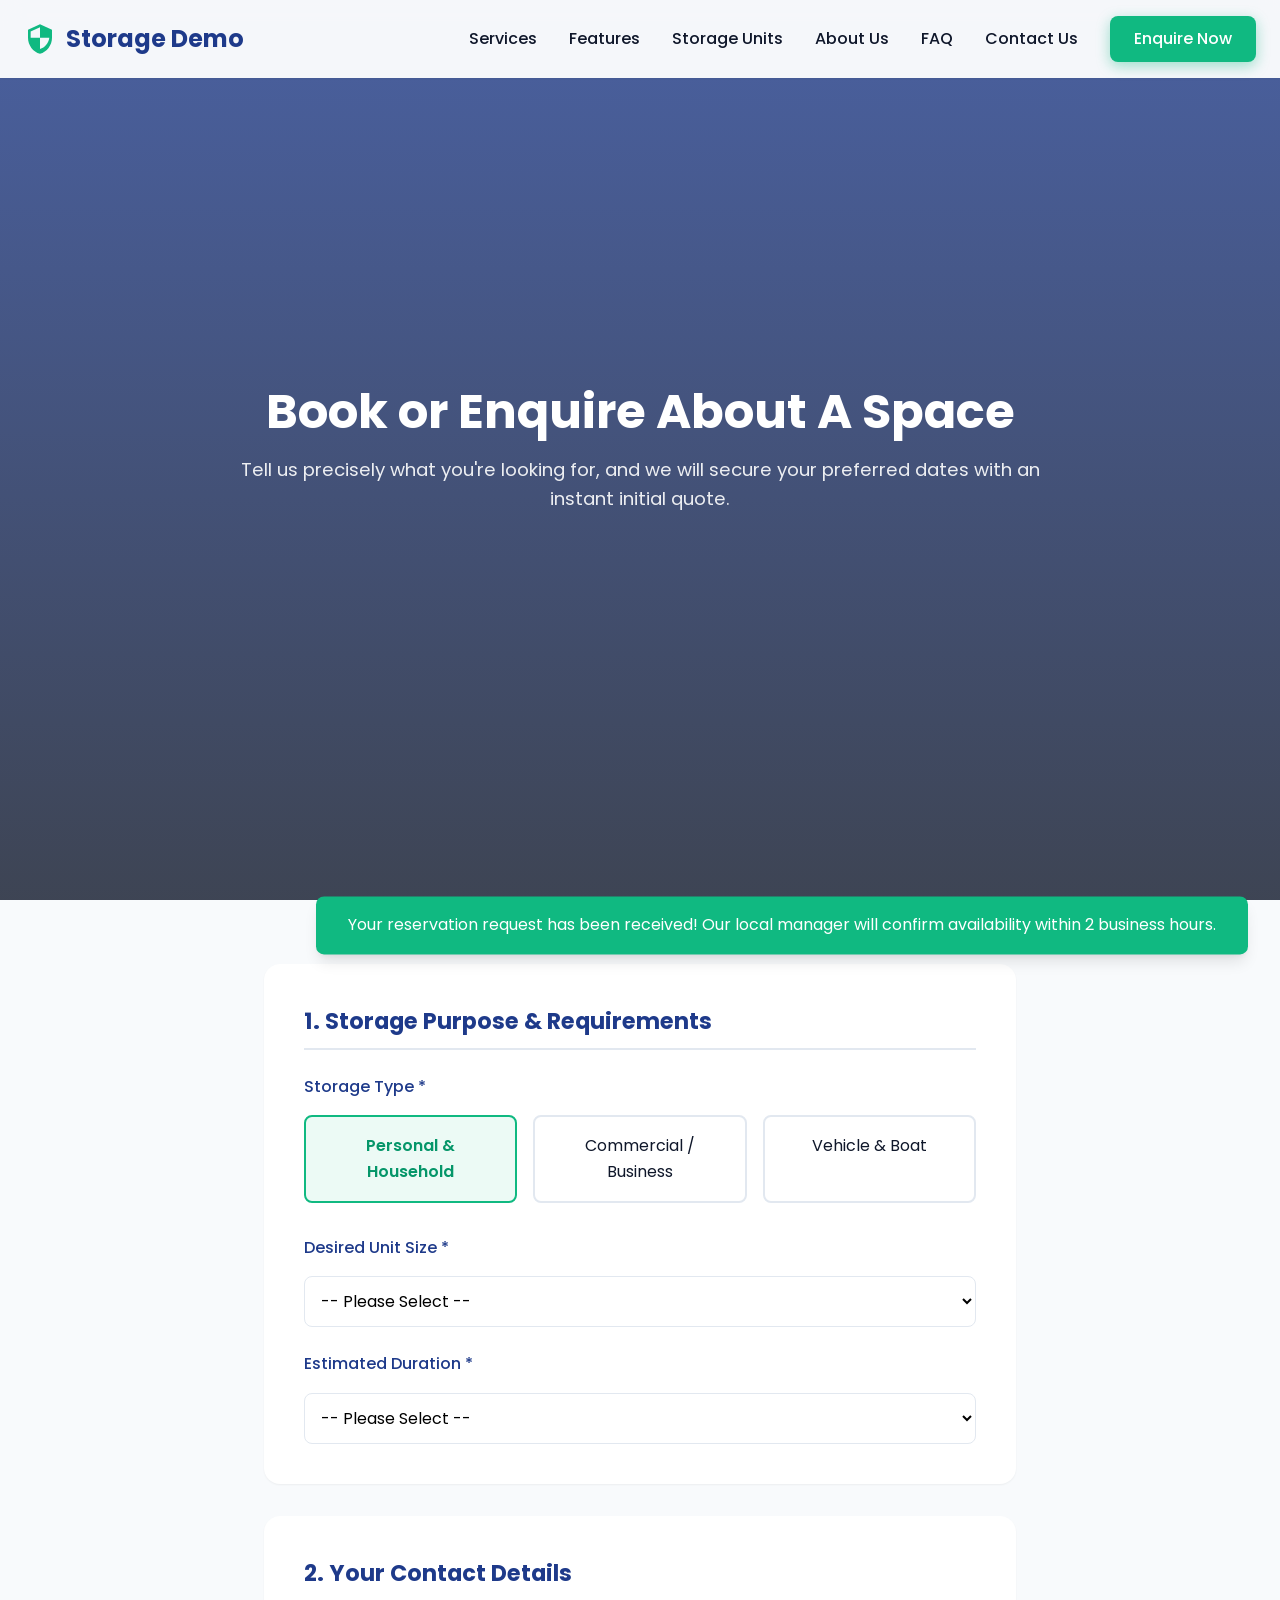
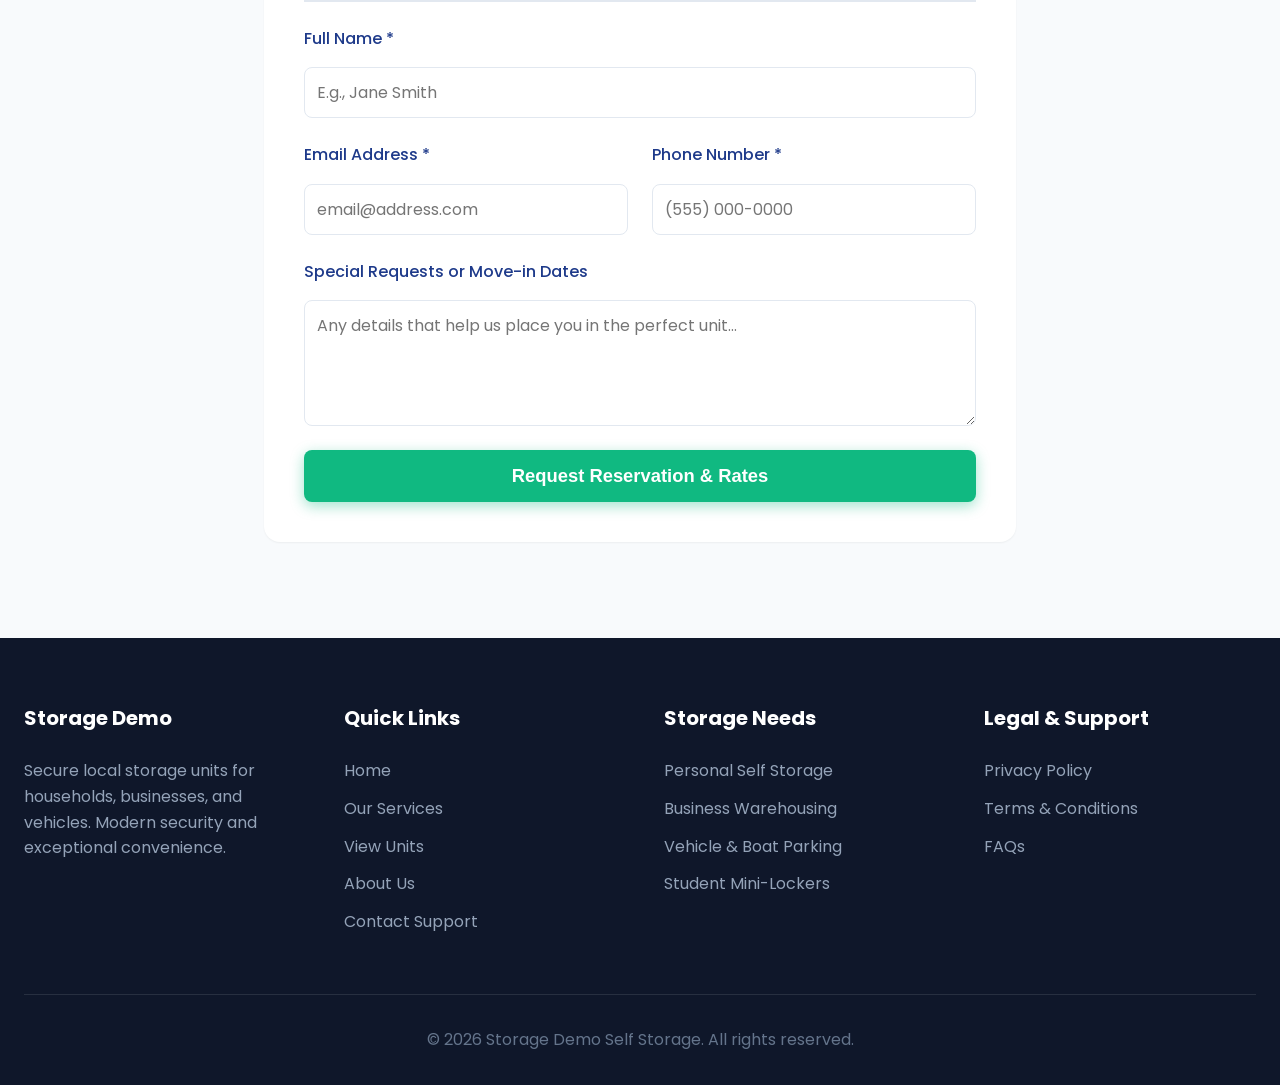
<file: enquire.html>
﻿<!DOCTYPE html>
<html lang="en">

<head>
  <meta charset="UTF-8">
  <meta name="viewport" content="width=device-width, initial-scale=1.0">
  <title>Reserve Your Unit | Storage Demo Self Storage</title>
  <meta name="description"
    content="Book or enquire about a self storage unit securely. Select your storage type, sizing, and rental duration easily with Storage Demo.">

  <link rel="preconnect" href="https://fonts.googleapis.com">
  <link rel="preconnect" href="https://fonts.gstatic.com" crossorigin>
  <link href="https://fonts.googleapis.com/css2?family=Poppins:wght@300;400;500;600;700&display=swap" rel="stylesheet">

  <link rel="stylesheet" href="style.css">
  <style>
    /* Specific styles for Enquiry Form */
    .form-section {
      background: var(--bg-white);
      padding: 2.5rem;
      border-radius: var(--radius-lg);
      margin-bottom: 2rem;
      box-shadow: var(--shadow-sm);
    }

    .form-section h3 {
      font-size: 1.4rem;
      color: var(--primary);
      margin-bottom: 1.5rem;
      padding-bottom: 0.5rem;
      border-bottom: 2px solid var(--border-color);
    }

    .radio-group {
      display: grid;
      grid-template-columns: repeat(auto-fit, minmax(min(100%, 150px), 1fr));
      gap: 1rem;
    }

    .radio-card {
      border: 2px solid var(--border-color);
      border-radius: var(--radius-md);
      padding: 1rem;
      text-align: center;
      cursor: pointer;
      transition: var(--transition);
      display: flex;
      flex-direction: column;
      align-items: center;
      gap: 0.5rem;
    }

    .radio-card input[type="radio"] {
      display: none;
    }

    .radio-card:hover {
      border-color: var(--accent);
      background-color: rgba(16, 185, 129, 0.03);
    }

    .radio-card.selected {
      border-color: var(--accent);
      background-color: rgba(16, 185, 129, 0.08);
      color: var(--accent-hover);
      font-weight: 600;
    }

    .form-group.has-error input,
    .form-group.has-error select,
    .form-group.has-error textarea {
      border-color: #ef4444 !important;
      background-color: #fef2f2 !important;
    }

    .error-msg {
      color: #ef4444;
      font-size: 0.85rem;
      margin-top: 0.25rem;
      display: none;
    }

    .form-group.has-error .error-msg {
      display: block;
    }
  </style>
</head>

<body>

  <!-- Navigation Bar -->
  <header>
    <div class="container">
      <nav>
        <a href="index.html" class="logo">
          <svg viewBox="0 0 24 24" xmlns="http://www.w3.org/2000/svg">
            <path
              d="M12 1L3 5V11C3 16.55 6.84 21.74 12 23C17.16 21.74 21 16.55 21 11V5L12 1ZM12 10.99H19C18.47 14.87 15.68 18.34 12 19.46V11H5V6.3L12 3.19V10.99Z" />
          </svg>
          Storage Demo
        </a>

        <div class="nav-links">
          <a href="index.html#services">Services</a>
          <a href="index.html#features">Features</a>
          <a href="index.html#units">Storage Units</a>
          <a href="about.html">About Us</a>
          <a href="faq.html">FAQ</a>
          <a href="contact.html">Contact Us</a>
          <a href="enquire.html" class="btn btn-primary" style="color: white; padding: 10px 24px;">Enquire Now</a>
        </div>

        <button class="hamburger" aria-label="Toggle Navigation">
          <svg viewBox="0 0 24 24" fill="none" stroke="currentColor" stroke-width="2">
            <path stroke-linecap="round" stroke-linejoin="round" d="M4 6h16M4 12h16M4 18h16" />
          </svg>
        </button>
      </nav>
    </div>
  </header>

  <!-- Hero Banner -->
  <section class="hero" style="min-height: 35vh; display: flex; align-items: center; padding: 100px 0 60px 0;">
    <div class="container">
      <div class="hero-content animate-on-scroll" style="max-width: 800px; margin: 0 auto; text-align: center;">
        <h1 style="font-size: 3rem; margin-bottom: 1rem;">Book or Enquire About A Space</h1>
        <p style="font-size: 1.15rem; opacity: 0.9;">Tell us precisely what you're looking for, and we will secure your
          preferred dates with an instant initial quote.</p>
      </div>
    </div>
  </section>

  <!-- Detailed Booking Form -->
  <section style="padding: 4rem 0;">
    <div class="container" style="max-width: 800px;">

      <form id="booking-form" novalidate>

        <!-- Section 1: Storage Needs -->
        <div class="form-section animate-on-scroll">
          <h3>1. Storage Purpose & Requirements</h3>

          <label style="display: block; font-weight: 500; margin-bottom: 1rem; color: var(--primary);">Storage Type
            *</label>
          <div class="radio-group" style="margin-bottom: 2rem;">
            <label class="radio-card selected">
              <input type="radio" name="storage-type" value="Personal" checked>
              <span>Personal & Household</span>
            </label>
            <label class="radio-card">
              <input type="radio" name="storage-type" value="Business">
              <span>Commercial / Business</span>
            </label>
            <label class="radio-card">
              <input type="radio" name="storage-type" value="Vehicle">
              <span>Vehicle & Boat</span>
            </label>
          </div>

          <div class="form-group" style="margin-bottom: 1.5rem;">
            <label for="unit-size"
              style="display: block; font-weight: 500; margin-bottom: 0.5rem; color: var(--primary);">Desired Unit Size
              *</label>
            <select id="unit-size" required
              style="width: 100%; padding: 12px; border: 1px solid var(--border-color); border-radius: var(--radius-md); font-family: inherit; background: var(--bg-white);">
              <option value="">-- Please Select --</option>
              <option value="Small (25 sq ft)">Small Unit (25 sq ft) - Fits 50 boxes</option>
              <option value="Medium (50 sq ft)">Medium Unit (50 sq ft) - Fits contents of 1-bed flat</option>
              <option value="Large (100 sq ft)">Large Unit (100 sq ft) - Fits contents of 2-bed house</option>
              <option value="Extra Large (150+ sq ft)">Extra Large (150+ sq ft) - Full household / Business Pallets
              </option>
            </select>
            <span class="error-msg">Please choose an appropriate unit size.</span>
          </div>

          <div class="form-group">
            <label for="duration"
              style="display: block; font-weight: 500; margin-bottom: 0.5rem; color: var(--primary);">Estimated Duration
              *</label>
            <select id="duration" required
              style="width: 100%; padding: 12px; border: 1px solid var(--border-color); border-radius: var(--radius-md); font-family: inherit; background: var(--bg-white);">
              <option value="">-- Please Select --</option>
              <option value="Less than 1 month">Short Term (Less than 1 month)</option>
              <option value="1 to 6 months">Flexible (1 to 6 months)</option>
              <option value="More than 6 months">Long Term (More than 6 months)</option>
            </select>
            <span class="error-msg">Please select your intended duration.</span>
          </div>
        </div>

        <!-- Section 2: Personal Details -->
        <div class="form-section animate-on-scroll">
          <h3>2. Your Contact Details</h3>

          <div class="form-group" style="margin-bottom: 1.5rem;">
            <label for="first-name"
              style="display: block; font-weight: 500; margin-bottom: 0.5rem; color: var(--primary);">Full Name
              *</label>
            <input type="text" id="first-name" placeholder="E.g., Jane Smith" required
              style="width: 100%; padding: 12px; border: 1px solid var(--border-color); border-radius: var(--radius-md); font-family: inherit;">
            <span class="error-msg">Please enter your full name.</span>
          </div>

          <div class="contact-grid" style="gap: 1.5rem; margin-bottom: 1.5rem;">
            <div class="form-group">
              <label for="user-email"
                style="display: block; font-weight: 500; margin-bottom: 0.5rem; color: var(--primary);">Email Address
                *</label>
              <input type="email" id="user-email" placeholder="email@address.com" required
                style="width: 100%; padding: 12px; border: 1px solid var(--border-color); border-radius: var(--radius-md); font-family: inherit;">
              <span class="error-msg">Please enter a valid email.</span>
            </div>

            <div class="form-group">
              <label for="user-phone"
                style="display: block; font-weight: 500; margin-bottom: 0.5rem; color: var(--primary);">Phone Number
                *</label>
              <input type="tel" id="user-phone" placeholder="(555) 000-0000" required
                style="width: 100%; padding: 12px; border: 1px solid var(--border-color); border-radius: var(--radius-md); font-family: inherit;">
              <span class="error-msg">Please enter a contact number.</span>
            </div>
          </div>

          <div class="form-group" style="margin-bottom: 1.5rem;">
            <label for="additional-notes"
              style="display: block; font-weight: 500; margin-bottom: 0.5rem; color: var(--primary);">Special Requests
              or Move-in Dates</label>
            <textarea id="additional-notes" rows="4"
              placeholder="Any details that help us place you in the perfect unit..."
              style="width: 100%; padding: 12px; border: 1px solid var(--border-color); border-radius: var(--radius-md); font-family: inherit; resize: vertical;"></textarea>
          </div>

          <button type="submit" class="btn btn-primary"
            style="width: 100%; font-size: 1.15rem; padding: 15px 0;">Request Reservation & Rates</button>
        </div>

      </form>

    </div>
  </section>

  <!-- Floating Toast Success Notification -->
  <div id="toast">Your reservation request has been received! Our local manager will confirm availability within 2
    business hours.</div>

  <!-- Footer -->
  <footer>
    <div class="container">
      <div class="footer-grid">
        <div class="footer-col">
          <h4>Storage Demo</h4>
          <p style="color: #94a3b8; margin-bottom: 1.5rem;">Secure local storage units for households, businesses, and
            vehicles. Modern security and exceptional convenience.</p>
        </div>
        <div class="footer-col">
          <h4>Quick Links</h4>
          <ul class="footer-links">
            <li><a href="index.html">Home</a></li>
            <li><a href="index.html#services">Our Services</a></li>
            <li><a href="index.html#units">View Units</a></li>
            <li><a href="about.html">About Us</a></li>
            <li><a href="contact.html">Contact Support</a></li>
          </ul>
        </div>
        <div class="footer-col">
          <h4>Storage Needs</h4>
          <ul class="footer-links">
            <li><a href="index.html#units">Personal Self Storage</a></li>
            <li><a href="index.html#units">Business Warehousing</a></li>
            <li><a href="index.html#units">Vehicle & Boat Parking</a></li>
            <li><a href="index.html#units">Student Mini-Lockers</a></li>
          </ul>
        </div>
        <div class="footer-col">
          <h4>Legal & Support</h4>
          <ul class="footer-links">
            <li><a href="privacy.html">Privacy Policy</a></li>
            <li><a href="terms.html">Terms & Conditions</a></li>
            <li><a href="faq.html">FAQs</a></li>
          </ul>
        </div>
      </div>
      <div class="footer-bottom">
        <p>&copy; 2026 Storage Demo Self Storage. All rights reserved.</p>
      </div>
    </div>
  </footer>

  <script src="script.js"></script>
  <script>
    // Radio buttons custom selection toggle
    document.querySelectorAll('.radio-card').forEach(card => {
      card.addEventListener('click', function () {
        document.querySelectorAll('.radio-card').forEach(c => c.classList.remove('selected'));
        this.classList.add('selected');
        const radio = this.querySelector('input[type="radio"]');
        if (radio) radio.checked = true;
      });
    });

    // Custom Booking Form Validation
    document.addEventListener("DOMContentLoaded", () => {
      const form = document.getElementById("booking-form");
      const toast = document.getElementById("toast");

      if (form) {
        form.addEventListener("submit", (e) => {
          e.preventDefault();
          let isValid = true;

          const sizeInput = document.getElementById("unit-size");
          const durationInput = document.getElementById("duration");
          const nameInput = document.getElementById("first-name");
          const emailInput = document.getElementById("user-email");
          const phoneInput = document.getElementById("user-phone");

          [sizeInput, durationInput, nameInput, emailInput, phoneInput].forEach(el => {
            el.parentElement.classList.remove("has-error");
          });

          if (!sizeInput.value) {
            sizeInput.parentElement.classList.add("has-error");
            isValid = false;
          }
          if (!durationInput.value) {
            durationInput.parentElement.classList.add("has-error");
            isValid = false;
          }
          if (!nameInput.value.trim()) {
            nameInput.parentElement.classList.add("has-error");
            isValid = false;
          }
          const emailRegex = /^[^\s@]+@[^\s@]+\.[^\s@]+$/;
          if (!emailRegex.test(emailInput.value.trim())) {
            emailInput.parentElement.classList.add("has-error");
            isValid = false;
          }
          if (!phoneInput.value.trim()) {
            phoneInput.parentElement.classList.add("has-error");
            isValid = false;
          }

          if (isValid) {
            toast.classList.add("show");
            form.reset();
            document.querySelectorAll('.radio-card').forEach((c, idx) => {
              if (idx === 0) c.classList.add('selected');
              else c.classList.remove('selected');
            });
            setTimeout(() => {
              toast.classList.remove("show");
            }, 4000);
          }
        });
      }
    });
  </script>
  <!-- Mobile Sticky Footer -->
  <div class="mobile-sticky-footer">
    <a href="contact.html" class="sticky-btn sticky-book">Book Now</a>
    <a href="enquire.html" class="sticky-btn sticky-enquire">Enquiry Now</a>
  </div>
</body>

</html>
</file>
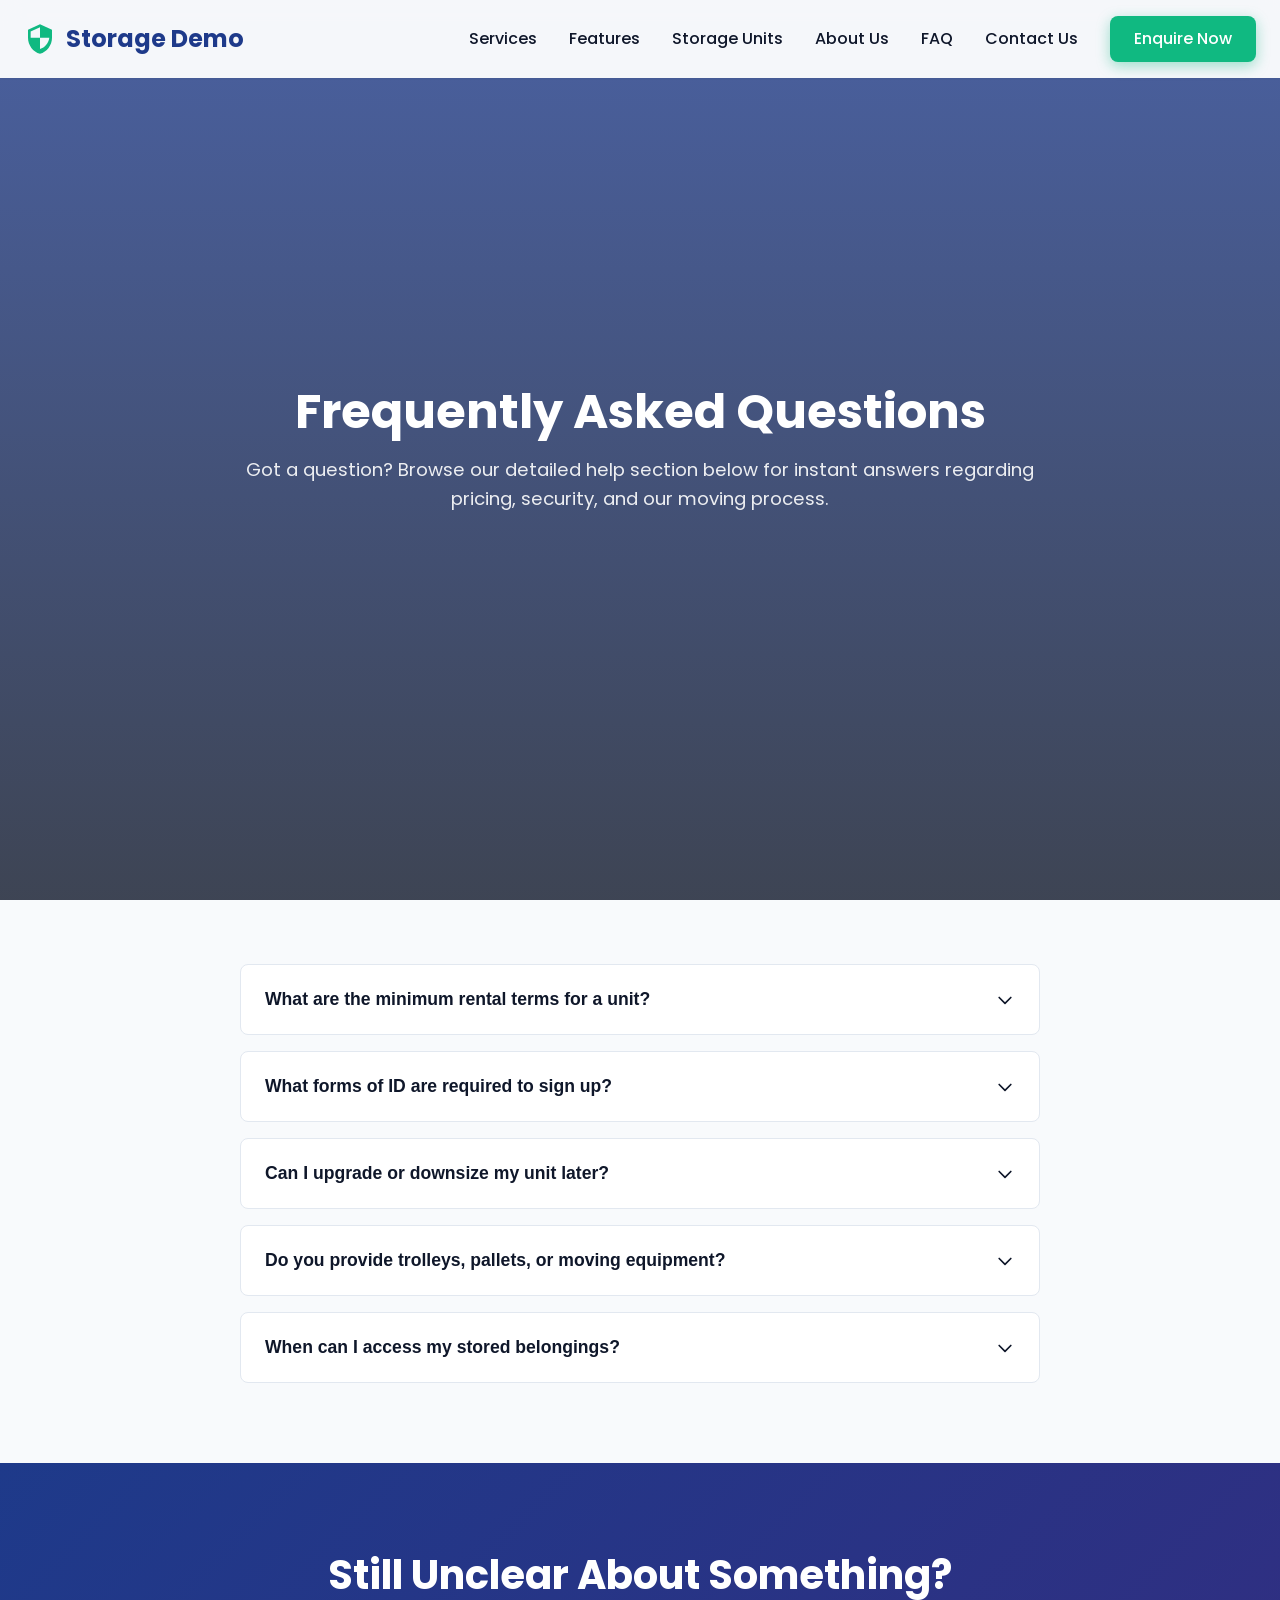
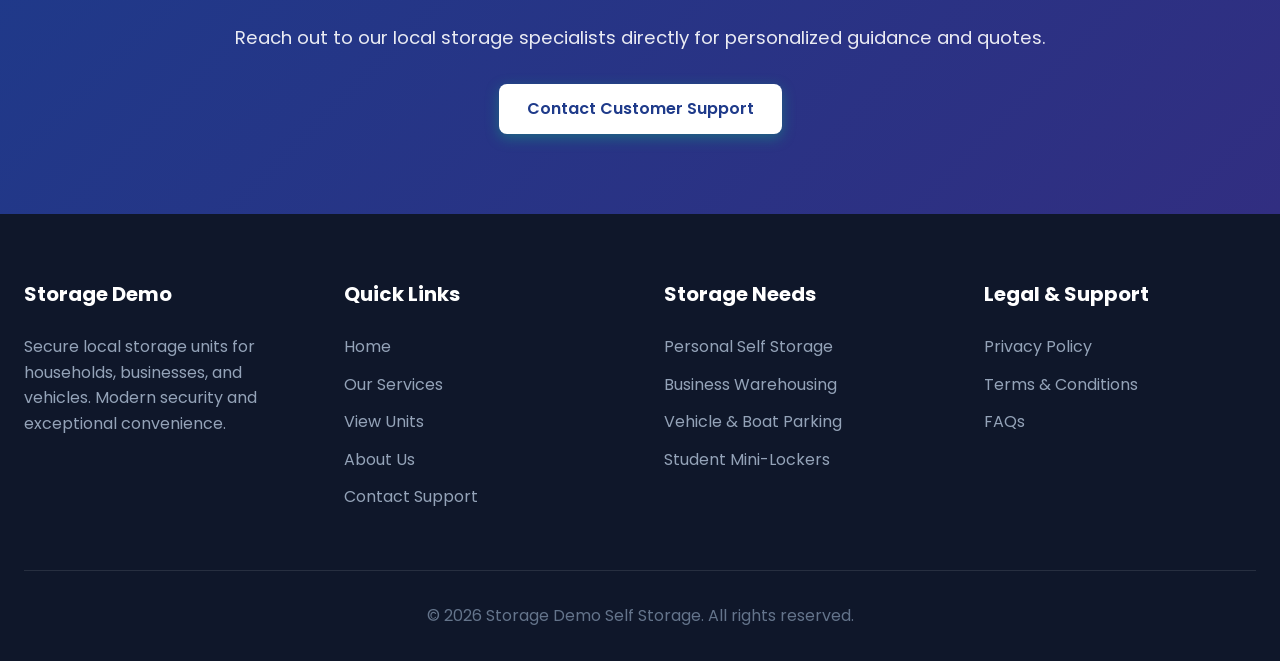
<file: faq.html>
﻿<!DOCTYPE html>
<html lang="en">
<head>
  <meta charset="UTF-8">
  <meta name="viewport" content="width=device-width, initial-scale=1.0">
  <title>Frequently Asked Questions | Storage Demo Self Storage</title>
  <meta name="description" content="Find quick answers to common self-storage questions regarding security, billing, minimum stays, and access times at Storage Demo.">
  
  <link rel="preconnect" href="https://fonts.googleapis.com">
  <link rel="preconnect" href="https://fonts.gstatic.com" crossorigin>
  <link href="https://fonts.googleapis.com/css2?family=Poppins:wght@300;400;500;600;700&display=swap" rel="stylesheet">
  
  <link rel="stylesheet" href="style.css">
</head>
<body>

  <!-- Navigation Bar -->
  <header>
    <div class="container">
      <nav>
        <a href="index.html" class="logo">
          <svg viewBox="0 0 24 24" xmlns="http://www.w3.org/2000/svg">
            <path d="M12 1L3 5V11C3 16.55 6.84 21.74 12 23C17.16 21.74 21 16.55 21 11V5L12 1ZM12 10.99H19C18.47 14.87 15.68 18.34 12 19.46V11H5V6.3L12 3.19V10.99Z"/>
          </svg>
          Storage Demo
        </a>

        <div class="nav-links">
          <a href="index.html#services">Services</a>
          <a href="index.html#features">Features</a>
          <a href="index.html#units">Storage Units</a>
          <a href="about.html">About Us</a>
          <a href="faq.html">FAQ</a>
          <a href="contact.html">Contact Us</a>
          <a href="enquire.html" class="btn btn-primary" style="color: white; padding: 10px 24px;">Enquire Now</a>
        </div>

        <button class="hamburger" aria-label="Toggle Navigation">
          <svg viewBox="0 0 24 24" fill="none" stroke="currentColor" stroke-width="2">
            <path stroke-linecap="round" stroke-linejoin="round" d="M4 6h16M4 12h16M4 18h16"/>
          </svg>
        </button>
      </nav>
    </div>
  </header>

  <!-- FAQ Hero Section -->
  <section class="hero" style="min-height: 35vh; display: flex; align-items: center; padding: 100px 0 60px 0;">
    <div class="container">
      <div class="hero-content animate-on-scroll" style="max-width: 800px; margin: 0 auto; text-align: center;">
        <h1 style="font-size: 3rem; margin-bottom: 1rem;">Frequently Asked Questions</h1>
        <p style="font-size: 1.15rem; opacity: 0.9;">Got a question? Browse our detailed help section below for instant answers regarding pricing, security, and our moving process.</p>
      </div>
    </div>
  </section>

  <!-- Main Accordion FAQ Container -->
  <section class="faq-section" style="padding: 4rem 0;">
    <div class="container">
      <div class="faq-accordion" style="max-width: 800px; margin: 0 auto;">
        
        <!-- FAQ 1 -->
        <div class="accordion-item">
          <button class="accordion-header">
            <span>What are the minimum rental terms for a unit?</span>
            <svg viewBox="0 0 24 24" width="20" height="20" fill="none" stroke="currentColor" stroke-width="2">
              <path stroke-linecap="round" stroke-linejoin="round" d="M19 9l-7 7-7-7"/>
            </svg>
          </button>
          <div class="accordion-content">
            <p>Our minimum term is exceptionally flexible at just one month. Once your first month concludes, you can either extend on a rolling basis or give us 14 days notice to terminate the agreement.</p>
          </div>
        </div>

        <!-- FAQ 2 -->
        <div class="accordion-item">
          <button class="accordion-header">
            <span>What forms of ID are required to sign up?</span>
            <svg viewBox="0 0 24 24" width="20" height="20" fill="none" stroke="currentColor" stroke-width="2">
              <path stroke-linecap="round" stroke-linejoin="round" d="M19 9l-7 7-7-7"/>
            </svg>
          </button>
          <div class="accordion-content">
            <p>We require one government-issued photo ID (such as a valid Driverâ€™s License or Passport) and a recent utility bill/bank statement proving your current residential address.</p>
          </div>
        </div>

        <!-- FAQ 3 -->
        <div class="accordion-item">
          <button class="accordion-header">
            <span>Can I upgrade or downsize my unit later?</span>
            <svg viewBox="0 0 24 24" width="20" height="20" fill="none" stroke="currentColor" stroke-width="2">
              <path stroke-linecap="round" stroke-linejoin="round" d="M19 9l-7 7-7-7"/>
            </svg>
          </button>
          <div class="accordion-content">
            <p>Absolutely. If your storage needs change, you can instantly transfer to a larger or smaller unit at any time without incurring any transfer penalties, subject to current availability.</p>
          </div>
        </div>

        <!-- FAQ 4 -->
        <div class="accordion-item">
          <button class="accordion-header">
            <span>Do you provide trolleys, pallets, or moving equipment?</span>
            <svg viewBox="0 0 24 24" width="20" height="20" fill="none" stroke="currentColor" stroke-width="2">
              <path stroke-linecap="round" stroke-linejoin="round" d="M19 9l-7 7-7-7"/>
            </svg>
          </button>
          <div class="accordion-content">
            <p>Yes, heavy-duty trolleys, flatbed carts, and pallet jacks are completely free to use and available near all loading bays for your convenience.</p>
          </div>
        </div>

        <!-- FAQ 5 -->
        <div class="accordion-item">
          <button class="accordion-header">
            <span>When can I access my stored belongings?</span>
            <svg viewBox="0 0 24 24" width="20" height="20" fill="none" stroke="currentColor" stroke-width="2">
              <path stroke-linecap="round" stroke-linejoin="round" d="M19 9l-7 7-7-7"/>
            </svg>
          </button>
          <div class="accordion-content">
            <p>Our electronic gate access system operates 24 hours a day, 7 days a week, 365 days a year via your private, secure PIN code.</p>
          </div>
        </div>

      </div>
    </div>
  </section>

  <!-- Final Help Banner -->
  <section class="final-cta">
    <div class="container animate-on-scroll">
      <h2 style="font-size: 2.5rem; margin-bottom: 1rem;">Still Unclear About Something?</h2>
      <p style="font-size: 1.15rem; margin-bottom: 2rem; opacity: 0.9;">Reach out to our local storage specialists directly for personalized guidance and quotes.</p>
      <a href="contact.html" class="btn btn-primary" style="background: white; color: var(--primary);">Contact Customer Support</a>
    </div>
  </section>

  <!-- Footer -->
  <footer>
    <div class="container">
      <div class="footer-grid">
        <div class="footer-col">
          <h4>Storage Demo</h4>
          <p style="color: #94a3b8; margin-bottom: 1.5rem;">Secure local storage units for households, businesses, and vehicles. Modern security and exceptional convenience.</p>
        </div>
        <div class="footer-col">
          <h4>Quick Links</h4>
          <ul class="footer-links">
            <li><a href="index.html">Home</a></li>
            <li><a href="index.html#services">Our Services</a></li>
            <li><a href="index.html#units">View Units</a></li>
            <li><a href="about.html">About Us</a></li>
            <li><a href="contact.html">Contact Support</a></li>
          </ul>
        </div>
        <div class="footer-col">
          <h4>Storage Needs</h4>
          <ul class="footer-links">
            <li><a href="index.html#units">Personal Self Storage</a></li>
            <li><a href="index.html#units">Business Warehousing</a></li>
            <li><a href="index.html#units">Vehicle & Boat Parking</a></li>
            <li><a href="index.html#units">Student Mini-Lockers</a></li>
          </ul>
        </div>
        <div class="footer-col">
          <h4>Legal & Support</h4>
          <ul class="footer-links">
            <li><a href="privacy.html">Privacy Policy</a></li>
            <li><a href="terms.html">Terms & Conditions</a></li>
            <li><a href="faq.html">FAQs</a></li>
          </ul>
        </div>
      </div>
      <div class="footer-bottom">
        <p>&copy; 2026 Storage Demo Self Storage. All rights reserved.</p>
      </div>
    </div>
  </footer>

  <script src="script.js"></script>
  <!-- Mobile Sticky Footer -->
  <div class="mobile-sticky-footer">
    <a href="contact.html" class="sticky-btn sticky-book">Book Now</a>
    <a href="enquire.html" class="sticky-btn sticky-enquire">Enquiry Now</a>
  </div>
</body>
</html>
</file>
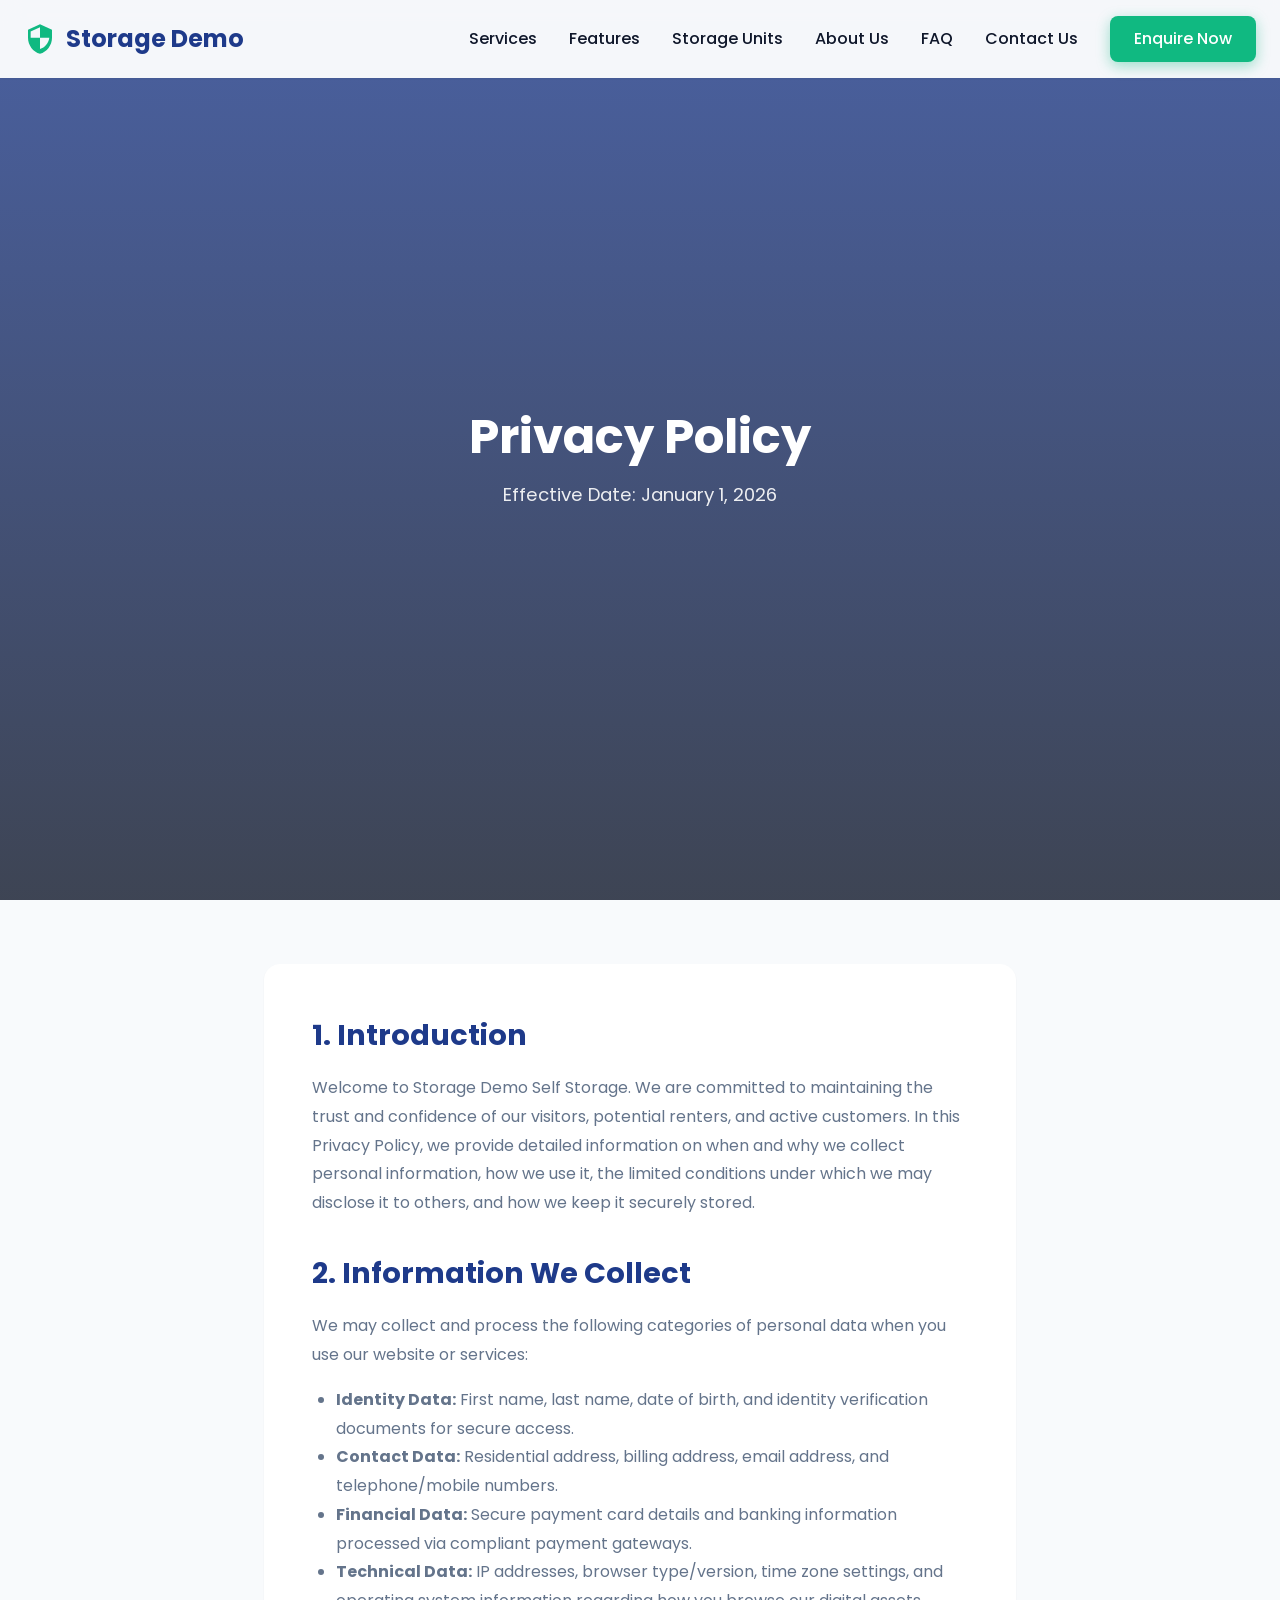
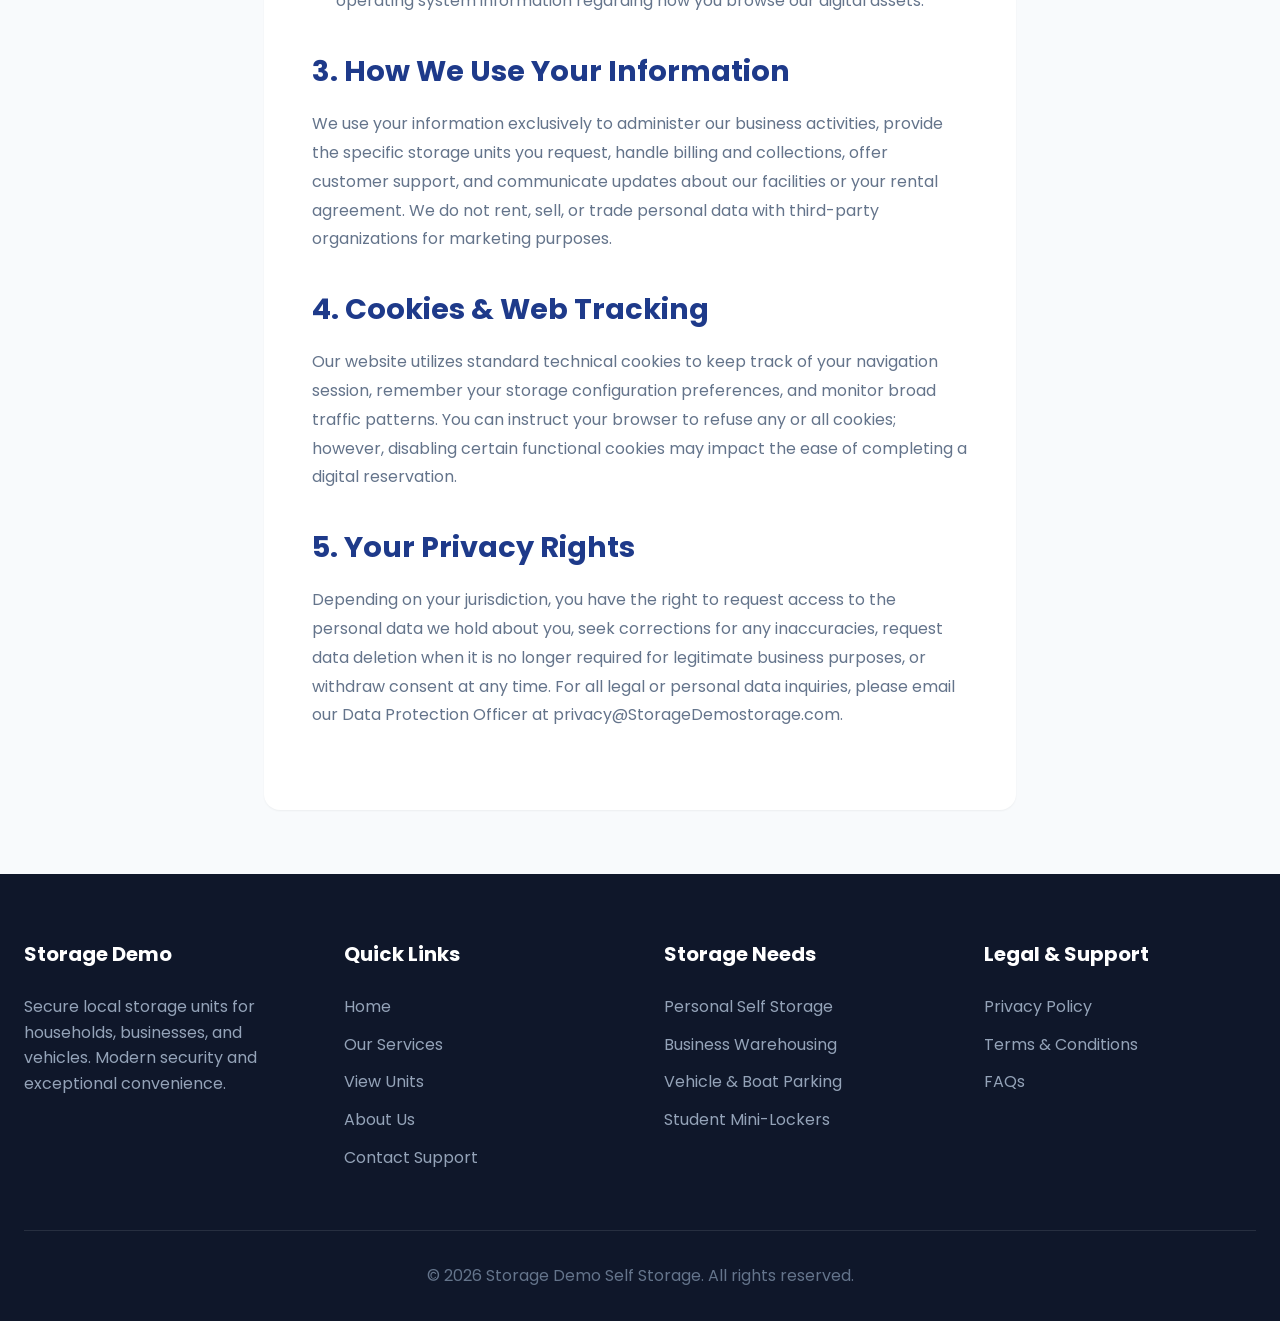
<file: privacy.html>
﻿<!DOCTYPE html>
<html lang="en">
<head>
  <meta charset="UTF-8">
  <meta name="viewport" content="width=device-width, initial-scale=1.0">
  <title>Privacy Policy | Storage Demo Self Storage</title>
  <meta name="description" content="Read our privacy policy detailing how Storage Demo Self Storage protects your personal data, handles digital security, and adheres to privacy standards.">
  
  <link rel="preconnect" href="https://fonts.googleapis.com">
  <link rel="preconnect" href="https://fonts.gstatic.com" crossorigin>
  <link href="https://fonts.googleapis.com/css2?family=Poppins:wght@300;400;500;600;700&display=swap" rel="stylesheet">
  
  <link rel="stylesheet" href="style.css">
</head>
<body>

  <!-- Navigation Bar -->
  <header>
    <div class="container">
      <nav>
        <a href="index.html" class="logo">
          <svg viewBox="0 0 24 24" xmlns="http://www.w3.org/2000/svg">
            <path d="M12 1L3 5V11C3 16.55 6.84 21.74 12 23C17.16 21.74 21 16.55 21 11V5L12 1ZM12 10.99H19C18.47 14.87 15.68 18.34 12 19.46V11H5V6.3L12 3.19V10.99Z"/>
          </svg>
          Storage Demo
        </a>

        <div class="nav-links">
          <a href="index.html#services">Services</a>
          <a href="index.html#features">Features</a>
          <a href="index.html#units">Storage Units</a>
          <a href="about.html">About Us</a>
          <a href="faq.html">FAQ</a>
          <a href="contact.html">Contact Us</a>
          <a href="enquire.html" class="btn btn-primary" style="color: white; padding: 10px 24px;">Enquire Now</a>
        </div>

        <button class="hamburger" aria-label="Toggle Navigation">
          <svg viewBox="0 0 24 24" fill="none" stroke="currentColor" stroke-width="2">
            <path stroke-linecap="round" stroke-linejoin="round" d="M4 6h16M4 12h16M4 18h16"/>
          </svg>
        </button>
      </nav>
    </div>
  </header>

  <!-- Legal Header -->
  <section class="hero" style="min-height: 30vh; display: flex; align-items: center; padding: 100px 0 40px 0;">
    <div class="container">
      <div class="hero-content animate-on-scroll" style="max-width: 800px; margin: 0 auto; text-align: center;">
        <h1 style="font-size: 3rem; margin-bottom: 1rem;">Privacy Policy</h1>
        <p style="font-size: 1.15rem; opacity: 0.9;">Effective Date: January 1, 2026</p>
      </div>
    </div>
  </section>

  <!-- Content Section -->
  <section style="padding: 4rem 0;">
    <div class="container" style="max-width: 800px;">
      
      <div class="animate-on-scroll" style="background: var(--bg-white); padding: 3rem; border-radius: var(--radius-lg); box-shadow: var(--shadow-sm);">
        <h2 style="font-size: 1.8rem; color: var(--primary); margin-bottom: 1rem;">1. Introduction</h2>
        <p style="color: var(--text-muted); margin-bottom: 2rem; line-height: 1.8;">
          Welcome to Storage Demo Self Storage. We are committed to maintaining the trust and confidence of our visitors, potential renters, and active customers. In this Privacy Policy, we provide detailed information on when and why we collect personal information, how we use it, the limited conditions under which we may disclose it to others, and how we keep it securely stored.
        </p>

        <h2 style="font-size: 1.8rem; color: var(--primary); margin-bottom: 1rem;">2. Information We Collect</h2>
        <p style="color: var(--text-muted); margin-bottom: 1rem; line-height: 1.8;">
          We may collect and process the following categories of personal data when you use our website or services:
        </p>
        <ul style="color: var(--text-muted); margin-bottom: 2rem; padding-left: 1.5rem; list-style: disc; line-height: 1.8;">
          <li><strong>Identity Data:</strong> First name, last name, date of birth, and identity verification documents for secure access.</li>
          <li><strong>Contact Data:</strong> Residential address, billing address, email address, and telephone/mobile numbers.</li>
          <li><strong>Financial Data:</strong> Secure payment card details and banking information processed via compliant payment gateways.</li>
          <li><strong>Technical Data:</strong> IP addresses, browser type/version, time zone settings, and operating system information regarding how you browse our digital assets.</li>
        </ul>

        <h2 style="font-size: 1.8rem; color: var(--primary); margin-bottom: 1rem;">3. How We Use Your Information</h2>
        <p style="color: var(--text-muted); margin-bottom: 2rem; line-height: 1.8;">
          We use your information exclusively to administer our business activities, provide the specific storage units you request, handle billing and collections, offer customer support, and communicate updates about our facilities or your rental agreement. We do not rent, sell, or trade personal data with third-party organizations for marketing purposes.
        </p>

        <h2 style="font-size: 1.8rem; color: var(--primary); margin-bottom: 1rem;">4. Cookies & Web Tracking</h2>
        <p style="color: var(--text-muted); margin-bottom: 2rem; line-height: 1.8;">
          Our website utilizes standard technical cookies to keep track of your navigation session, remember your storage configuration preferences, and monitor broad traffic patterns. You can instruct your browser to refuse any or all cookies; however, disabling certain functional cookies may impact the ease of completing a digital reservation.
        </p>

        <h2 style="font-size: 1.8rem; color: var(--primary); margin-bottom: 1rem;">5. Your Privacy Rights</h2>
        <p style="color: var(--text-muted); margin-bottom: 2rem; line-height: 1.8;">
          Depending on your jurisdiction, you have the right to request access to the personal data we hold about you, seek corrections for any inaccuracies, request data deletion when it is no longer required for legitimate business purposes, or withdraw consent at any time. For all legal or personal data inquiries, please email our Data Protection Officer at privacy@StorageDemostorage.com.
        </p>
      </div>

    </div>
  </section>

  <!-- Footer -->
  <footer>
    <div class="container">
      <div class="footer-grid">
        <div class="footer-col">
          <h4>Storage Demo</h4>
          <p style="color: #94a3b8; margin-bottom: 1.5rem;">Secure local storage units for households, businesses, and vehicles. Modern security and exceptional convenience.</p>
        </div>
        <div class="footer-col">
          <h4>Quick Links</h4>
          <ul class="footer-links">
            <li><a href="index.html">Home</a></li>
            <li><a href="index.html#services">Our Services</a></li>
            <li><a href="index.html#units">View Units</a></li>
            <li><a href="about.html">About Us</a></li>
            <li><a href="contact.html">Contact Support</a></li>
          </ul>
        </div>
        <div class="footer-col">
          <h4>Storage Needs</h4>
          <ul class="footer-links">
            <li><a href="index.html#units">Personal Self Storage</a></li>
            <li><a href="index.html#units">Business Warehousing</a></li>
            <li><a href="index.html#units">Vehicle & Boat Parking</a></li>
            <li><a href="index.html#units">Student Mini-Lockers</a></li>
          </ul>
        </div>
        <div class="footer-col">
          <h4>Legal & Support</h4>
          <ul class="footer-links">
            <li><a href="privacy.html">Privacy Policy</a></li>
            <li><a href="terms.html">Terms & Conditions</a></li>
            <li><a href="faq.html">FAQs</a></li>
          </ul>
        </div>
      </div>
      <div class="footer-bottom">
        <p>&copy; 2026 Storage Demo Self Storage. All rights reserved.</p>
      </div>
    </div>
  </footer>

  <script src="script.js"></script>
  <!-- Mobile Sticky Footer -->
  <div class="mobile-sticky-footer">
    <a href="contact.html" class="sticky-btn sticky-book">Book Now</a>
    <a href="enquire.html" class="sticky-btn sticky-enquire">Enquiry Now</a>
  </div>
</body>
</html>
</file>
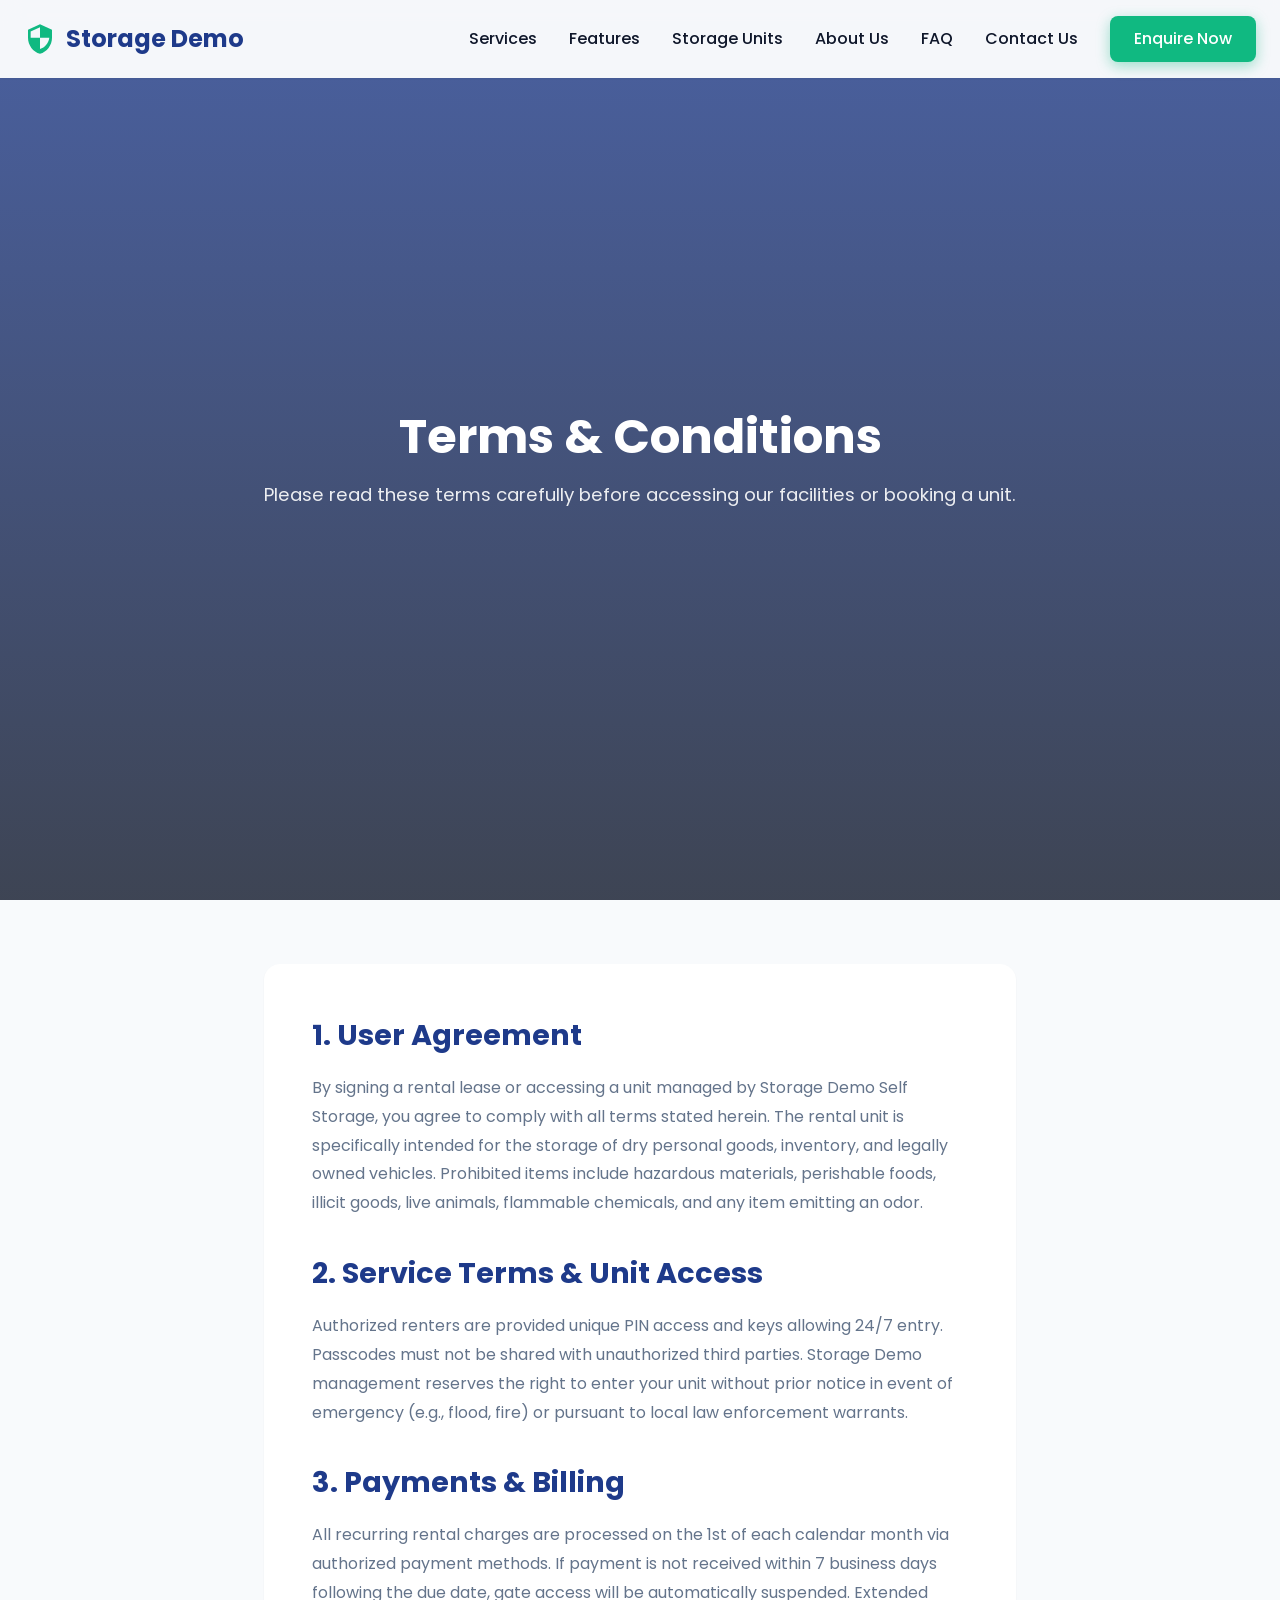
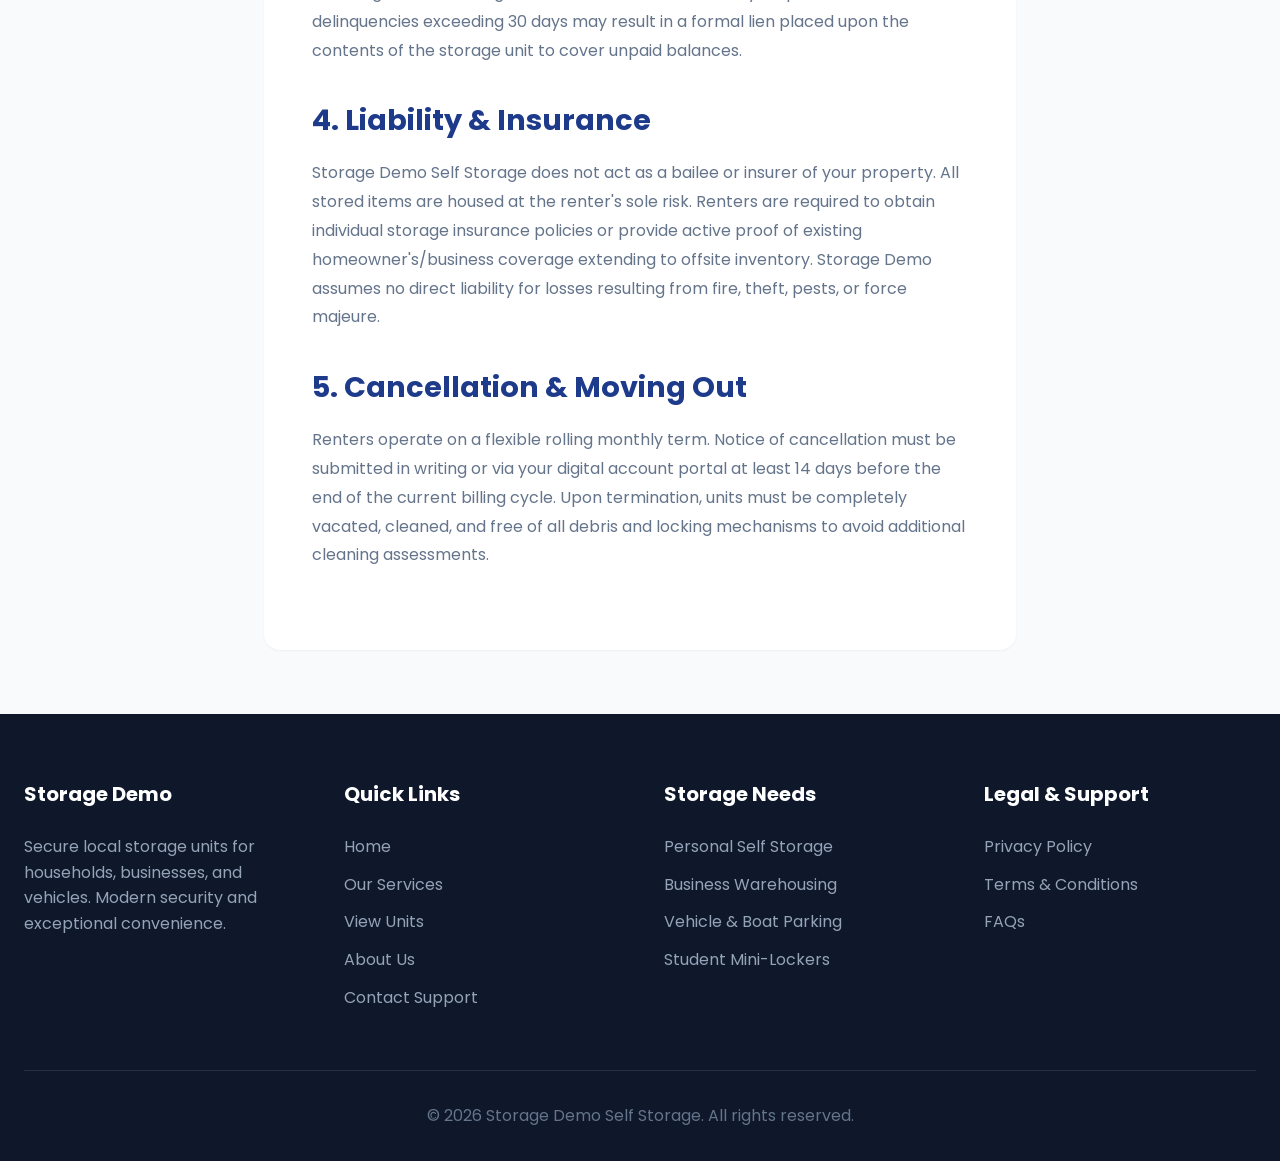
<file: terms.html>
﻿<!DOCTYPE html>
<html lang="en">
<head>
  <meta charset="UTF-8">
  <meta name="viewport" content="width=device-width, initial-scale=1.0">
  <title>Terms & Conditions | Storage Demo Self Storage</title>
  <meta name="description" content="Storage Demo Self Storage terms of service covering rental agreements, permitted property, payments, cancellation policies, and liability limits.">
  
  <link rel="preconnect" href="https://fonts.googleapis.com">
  <link rel="preconnect" href="https://fonts.gstatic.com" crossorigin>
  <link href="https://fonts.googleapis.com/css2?family=Poppins:wght@300;400;500;600;700&display=swap" rel="stylesheet">
  
  <link rel="stylesheet" href="style.css">
</head>
<body>

  <!-- Navigation Bar -->
  <header>
    <div class="container">
      <nav>
        <a href="index.html" class="logo">
          <svg viewBox="0 0 24 24" xmlns="http://www.w3.org/2000/svg">
            <path d="M12 1L3 5V11C3 16.55 6.84 21.74 12 23C17.16 21.74 21 16.55 21 11V5L12 1ZM12 10.99H19C18.47 14.87 15.68 18.34 12 19.46V11H5V6.3L12 3.19V10.99Z"/>
          </svg>
          Storage Demo
        </a>

        <div class="nav-links">
          <a href="index.html#services">Services</a>
          <a href="index.html#features">Features</a>
          <a href="index.html#units">Storage Units</a>
          <a href="about.html">About Us</a>
          <a href="faq.html">FAQ</a>
          <a href="contact.html">Contact Us</a>
          <a href="enquire.html" class="btn btn-primary" style="color: white; padding: 10px 24px;">Enquire Now</a>
        </div>

        <button class="hamburger" aria-label="Toggle Navigation">
          <svg viewBox="0 0 24 24" fill="none" stroke="currentColor" stroke-width="2">
            <path stroke-linecap="round" stroke-linejoin="round" d="M4 6h16M4 12h16M4 18h16"/>
          </svg>
        </button>
      </nav>
    </div>
  </header>

  <!-- Legal Header -->
  <section class="hero" style="min-height: 30vh; display: flex; align-items: center; padding: 100px 0 40px 0;">
    <div class="container">
      <div class="hero-content animate-on-scroll" style="max-width: 800px; margin: 0 auto; text-align: center;">
        <h1 style="font-size: 3rem; margin-bottom: 1rem;">Terms & Conditions</h1>
        <p style="font-size: 1.15rem; opacity: 0.9;">Please read these terms carefully before accessing our facilities or booking a unit.</p>
      </div>
    </div>
  </section>

  <!-- Terms Content -->
  <section style="padding: 4rem 0;">
    <div class="container" style="max-width: 800px;">
      
      <div class="animate-on-scroll" style="background: var(--bg-white); padding: 3rem; border-radius: var(--radius-lg); box-shadow: var(--shadow-sm);">
        <h2 style="font-size: 1.8rem; color: var(--primary); margin-bottom: 1rem;">1. User Agreement</h2>
        <p style="color: var(--text-muted); margin-bottom: 2rem; line-height: 1.8;">
          By signing a rental lease or accessing a unit managed by Storage Demo Self Storage, you agree to comply with all terms stated herein. The rental unit is specifically intended for the storage of dry personal goods, inventory, and legally owned vehicles. Prohibited items include hazardous materials, perishable foods, illicit goods, live animals, flammable chemicals, and any item emitting an odor.
        </p>

        <h2 style="font-size: 1.8rem; color: var(--primary); margin-bottom: 1rem;">2. Service Terms & Unit Access</h2>
        <p style="color: var(--text-muted); margin-bottom: 2rem; line-height: 1.8;">
          Authorized renters are provided unique PIN access and keys allowing 24/7 entry. Passcodes must not be shared with unauthorized third parties. Storage Demo management reserves the right to enter your unit without prior notice in event of emergency (e.g., flood, fire) or pursuant to local law enforcement warrants.
        </p>

        <h2 style="font-size: 1.8rem; color: var(--primary); margin-bottom: 1rem;">3. Payments & Billing</h2>
        <p style="color: var(--text-muted); margin-bottom: 2rem; line-height: 1.8;">
          All recurring rental charges are processed on the 1st of each calendar month via authorized payment methods. If payment is not received within 7 business days following the due date, gate access will be automatically suspended. Extended delinquencies exceeding 30 days may result in a formal lien placed upon the contents of the storage unit to cover unpaid balances.
        </p>

        <h2 style="font-size: 1.8rem; color: var(--primary); margin-bottom: 1rem;">4. Liability & Insurance</h2>
        <p style="color: var(--text-muted); margin-bottom: 2rem; line-height: 1.8;">
          Storage Demo Self Storage does not act as a bailee or insurer of your property. All stored items are housed at the renter's sole risk. Renters are required to obtain individual storage insurance policies or provide active proof of existing homeowner's/business coverage extending to offsite inventory. Storage Demo assumes no direct liability for losses resulting from fire, theft, pests, or force majeure.
        </p>

        <h2 style="font-size: 1.8rem; color: var(--primary); margin-bottom: 1rem;">5. Cancellation & Moving Out</h2>
        <p style="color: var(--text-muted); margin-bottom: 2rem; line-height: 1.8;">
          Renters operate on a flexible rolling monthly term. Notice of cancellation must be submitted in writing or via your digital account portal at least 14 days before the end of the current billing cycle. Upon termination, units must be completely vacated, cleaned, and free of all debris and locking mechanisms to avoid additional cleaning assessments.
        </p>
      </div>

    </div>
  </section>

  <!-- Footer -->
  <footer>
    <div class="container">
      <div class="footer-grid">
        <div class="footer-col">
          <h4>Storage Demo</h4>
          <p style="color: #94a3b8; margin-bottom: 1.5rem;">Secure local storage units for households, businesses, and vehicles. Modern security and exceptional convenience.</p>
        </div>
        <div class="footer-col">
          <h4>Quick Links</h4>
          <ul class="footer-links">
            <li><a href="index.html">Home</a></li>
            <li><a href="index.html#services">Our Services</a></li>
            <li><a href="index.html#units">View Units</a></li>
            <li><a href="about.html">About Us</a></li>
            <li><a href="contact.html">Contact Support</a></li>
          </ul>
        </div>
        <div class="footer-col">
          <h4>Storage Needs</h4>
          <ul class="footer-links">
            <li><a href="index.html#units">Personal Self Storage</a></li>
            <li><a href="index.html#units">Business Warehousing</a></li>
            <li><a href="index.html#units">Vehicle & Boat Parking</a></li>
            <li><a href="index.html#units">Student Mini-Lockers</a></li>
          </ul>
        </div>
        <div class="footer-col">
          <h4>Legal & Support</h4>
          <ul class="footer-links">
            <li><a href="privacy.html">Privacy Policy</a></li>
            <li><a href="terms.html">Terms & Conditions</a></li>
            <li><a href="faq.html">FAQs</a></li>
          </ul>
        </div>
      </div>
      <div class="footer-bottom">
        <p>&copy; 2026 Storage Demo Self Storage. All rights reserved.</p>
      </div>
    </div>
  </footer>

  <script src="script.js"></script>
  <!-- Mobile Sticky Footer -->
  <div class="mobile-sticky-footer">
    <a href="contact.html" class="sticky-btn sticky-book">Book Now</a>
    <a href="enquire.html" class="sticky-btn sticky-enquire">Enquiry Now</a>
  </div>
</body>
</html>
</file>
<file: style.css>
﻿@import url('https://fonts.googleapis.com/css2?family=Poppins:wght@300;400;500;600;700&display=swap');

:root {
  --primary: #1e3a8a; /* Deep modern blue */
  --primary-hover: #172554;
  --accent: #10b981; /* Fresh energetic green */
  --accent-hover: #059669;
  --bg-light: #f8fafc;
  --bg-white: #ffffff;
  --text-main: #0f172a;
  --text-muted: #64748b;
  --border-color: #e2e8f0;
  --shadow-sm: 0 1px 2px 0 rgba(0, 0, 0, 0.05);
  --shadow-md: 0 4px 6px -1px rgba(0, 0, 0, 0.1), 0 2px 4px -1px rgba(0, 0, 0, 0.06);
  --shadow-lg: 0 10px 15px -3px rgba(0, 0, 0, 0.1), 0 4px 6px -2px rgba(0, 0, 0, 0.05);
  --transition: all 0.3s cubic-bezier(0.4, 0, 0.2, 1);
  --radius-md: 8px;
  --radius-lg: 16px;
}

* {
  margin: 0;
  padding: 0;
  box-sizing: border-box;
}

html {
  scroll-behavior: smooth;
  font-family: 'Poppins', sans-serif;
  color: var(--text-main);
  background-color: var(--bg-light);
  overflow-x: hidden;
  max-width: 100vw;
}

body {
  line-height: 1.6;
  overflow-x: hidden;
  max-width: 100vw;
}

/* Base Styles & Typography */
a {
  text-decoration: none;
  color: inherit;
}

ul {
  list-style: none;
}

.container {
  max-width: 1280px;
  margin: 0 auto;
  padding: 0 24px;
}

.section-title {
  font-size: 2.5rem;
  font-weight: 700;
  color: var(--primary);
  text-align: center;
  margin-bottom: 1rem;
}

.section-subtitle {
  text-align: center;
  color: var(--text-muted);
  max-width: 600px;
  margin: 0 auto 3rem auto;
  font-size: 1.1rem;
}

section {
  padding: 6rem 0;
}

/* Button Styles */
.btn {
  display: inline-block;
  padding: 12px 28px;
  font-weight: 600;
  border-radius: var(--radius-md);
  cursor: pointer;
  border: none;
  transition: var(--transition);
  font-size: 1rem;
}

.btn-primary {
  background-color: var(--accent);
  color: white;
  box-shadow: 0 4px 14px rgba(16, 185, 129, 0.4);
}

.btn-primary:hover {
  background-color: var(--accent-hover);
  transform: translateY(-2px);
  box-shadow: 0 6px 20px rgba(16, 185, 129, 0.6);
}

.btn-secondary {
  background-color: transparent;
  color: var(--primary);
  border: 2px solid var(--primary);
}

.btn-secondary:hover {
  background-color: var(--primary);
  color: white;
  transform: translateY(-2px);
}

/* Navigation */
header {
  background: rgba(255, 255, 255, 0.95);
  backdrop-filter: blur(10px);
  position: fixed;
  width: 100%;
  top: 0;
  left: 0;
  z-index: 1000;
  box-shadow: var(--shadow-sm);
  padding: 1rem 0;
}

nav {
  display: flex;
  justify-content: space-between;
  align-items: center;
}

.logo {
  font-size: 1.5rem;
  font-weight: 700;
  color: var(--primary);
  display: flex;
  align-items: center;
  gap: 10px;
}

.logo svg {
  width: 32px;
  height: 32px;
  fill: var(--accent);
}

.nav-links {
  display: flex;
  gap: 2rem;
  align-items: center;
}

.nav-links a {
  font-weight: 500;
  color: var(--text-main);
  transition: var(--transition);
  position: relative;
}

.nav-links a::after {
  content: '';
  position: absolute;
  width: 0%;
  height: 2px;
  background: var(--accent);
  bottom: -4px;
  left: 0;
  transition: var(--transition);
}

.nav-links a:hover::after {
  width: 100%;
}

.hamburger {
  display: none;
  cursor: pointer;
  background: none;
  border: none;
}

.hamburger svg {
  width: 28px;
  height: 28px;
  fill: var(--primary);
}

/* Hero Section */
.hero {
  height: 100vh;
  display: flex;
  align-items: center;
  position: relative;
  overflow: hidden;
  background: linear-gradient(rgba(30, 58, 138, 0.8), rgba(15, 23, 42, 0.8)), url('https://images.unsplash.com/photo-1600585154340-be6161a56a0c?auto=format&fit=crop&w=1920&q=80') center/cover no-repeat;
  color: white;
}

.hero-content {
  max-width: 700px;
  position: relative;
  z-index: 2;
}

.hero h1 {
  font-size: 4rem;
  font-weight: 700;
  line-height: 1.1;
  margin-bottom: 1.5rem;
}

.hero p {
  font-size: 1.25rem;
  margin-bottom: 2.5rem;
  opacity: 0.9;
}

.hero-buttons {
  display: flex;
  flex-wrap: wrap;
  gap: 1rem;
}

/* Services Cards Section */
.services-grid {
  display: grid;
  grid-template-columns: repeat(auto-fit, minmax(min(100%, 300px), 1fr));
  gap: 2rem;
  margin-top: 3rem;
}

.service-card {
  background: var(--bg-white);
  padding: 3rem 2rem;
  border-radius: var(--radius-lg);
  box-shadow: var(--shadow-md);
  text-align: center;
  transition: var(--transition);
  border: 1px solid var(--border-color);
}

.service-card:hover {
  transform: translateY(-10px);
  box-shadow: var(--shadow-lg);
  border-color: var(--accent);
}

.service-icon {
  width: 64px;
  height: 64px;
  margin: 0 auto 1.5rem auto;
  background: rgba(16, 185, 129, 0.1);
  border-radius: 50%;
  display: flex;
  align-items: center;
  justify-content: center;
  color: var(--accent);
}

.service-icon svg {
  width: 32px;
  height: 32px;
  fill: currentColor;
}

.service-card h3 {
  font-size: 1.5rem;
  margin-bottom: 1rem;
  color: var(--primary);
}

/* Features Section */
.features-grid {
  display: grid;
  grid-template-columns: repeat(auto-fit, minmax(min(100%, 250px), 1fr));
  gap: 2rem;
}

.feature-item {
  display: flex;
  align-items: flex-start;
  gap: 1.5rem;
}

.feature-icon {
  flex-shrink: 0;
  width: 48px;
  height: 48px;
  background: var(--primary);
  border-radius: var(--radius-md);
  display: flex;
  align-items: center;
  justify-content: center;
  color: white;
}

.feature-icon svg {
  width: 24px;
  height: 24px;
  fill: currentColor;
}

.feature-text h4 {
  font-size: 1.25rem;
  margin-bottom: 0.5rem;
}

/* Storage Listings (Filter) */
.listing-section {
  background: var(--bg-white);
}

.filter-controls {
  display: flex;
  flex-wrap: wrap;
  gap: 1rem;
  justify-content: center;
  margin-bottom: 3rem;
}

.filter-btn {
  padding: 8px 20px;
  border-radius: 30px;
  border: 1px solid var(--border-color);
  background: white;
  cursor: pointer;
  font-weight: 500;
  transition: var(--transition);
}

.filter-btn.active, .filter-btn:hover {
  background: var(--primary);
  color: white;
  border-color: var(--primary);
}

.units-grid {
  display: grid;
  grid-template-columns: repeat(auto-fill, minmax(min(100%, 320px), 1fr));
  gap: 2rem;
}

.unit-card {
  background: var(--bg-light);
  border-radius: var(--radius-md);
  overflow: hidden;
  border: 1px solid var(--border-color);
  transition: var(--transition);
  display: flex;
  flex-direction: column;
}

.unit-card:hover {
  transform: translateY(-5px);
  box-shadow: var(--shadow-md);
}

.unit-image {
  height: 200px;
  background: #cbd5e1;
  position: relative;
}

.unit-image img {
  width: 100%;
  height: 100%;
  object-fit: cover;
}

.unit-tag {
  position: absolute;
  top: 1rem;
  right: 1rem;
  background: var(--accent);
  color: white;
  padding: 4px 12px;
  border-radius: 20px;
  font-size: 0.8rem;
  font-weight: 600;
}

.unit-details {
  padding: 1.5rem;
  flex: 1;
  display: flex;
  flex-direction: column;
}

.unit-details h4 {
  font-size: 1.4rem;
  color: var(--primary);
  margin-bottom: 0.5rem;
}

.unit-meta {
  display: flex;
  gap: 1rem;
  font-size: 0.9rem;
  color: var(--text-muted);
  margin-bottom: 1rem;
}

.unit-price {
  font-size: 1.5rem;
  font-weight: 700;
  color: var(--text-main);
  margin: auto 0 1rem 0;
}

.unit-price span {
  font-size: 0.9rem;
  font-weight: 400;
  color: var(--text-muted);
}

/* Process Section */
.process-grid {
  display: grid;
  grid-template-columns: repeat(auto-fit, minmax(min(100%, 220px), 1fr));
  gap: 2rem;
  position: relative;
}

.process-step {
  text-align: center;
  position: relative;
}

.step-number {
  width: 50px;
  height: 50px;
  background: var(--accent);
  color: white;
  border-radius: 50%;
  display: flex;
  align-items: center;
  justify-content: center;
  font-size: 1.5rem;
  font-weight: 700;
  margin: 0 auto 1.5rem auto;
  box-shadow: 0 4px 10px rgba(16, 185, 129, 0.3);
}

.process-step h4 {
  font-size: 1.25rem;
  margin-bottom: 0.5rem;
}

/* About Section */
.about-section {
  background: var(--bg-white);
}

.about-container {
  display: grid;
  grid-template-columns: 1fr 1fr;
  gap: 4rem;
  align-items: center;
}

.about-img {
  position: relative;
  border-radius: var(--radius-lg);
  overflow: hidden;
  box-shadow: var(--shadow-lg);
  height: 500px;
}

.about-img img {
  width: 100%;
  height: 100%;
  object-fit: cover;
}

/* Testimonials */
.testimonials-grid {
  display: grid;
  grid-template-columns: repeat(auto-fit, minmax(min(100%, 300px), 1fr));
  gap: 2rem;
}

.testimonial-card {
  background: var(--bg-white);
  padding: 2.5rem;
  border-radius: var(--radius-lg);
  box-shadow: var(--shadow-md);
  position: relative;
}

.quote-icon {
  position: absolute;
  top: 1.5rem;
  right: 1.5rem;
  font-size: 3rem;
  color: rgba(16, 185, 129, 0.1);
  font-family: serif;
}

.user-info {
  display: flex;
  align-items: center;
  gap: 1rem;
  margin-top: 2rem;
}

.avatar {
  width: 50px;
  height: 50px;
  border-radius: 50%;
  background: var(--border-color);
  object-fit: cover;
}

/* FAQ Accordion */
.faq-container {
  max-width: 800px;
  margin: 0 auto;
}

.accordion-item {
  border: 1px solid var(--border-color);
  border-radius: var(--radius-md);
  margin-bottom: 1rem;
  background: var(--bg-white);
  overflow: hidden;
}

.accordion-header {
  width: 100%;
  padding: 1.5rem;
  background: none;
  border: none;
  outline: none;
  text-align: left;
  cursor: pointer;
  display: flex;
  justify-content: space-between;
  align-items: center;
  font-weight: 600;
  font-size: 1.1rem;
  color: var(--text-main);
  transition: var(--transition);
}

.accordion-header:hover {
  color: var(--accent);
}

.accordion-content {
  max-height: 0;
  overflow: hidden;
  transition: max-height 0.3s ease-out;
  background: var(--bg-light);
}

.accordion-content p {
  padding: 1.5rem;
  color: var(--text-muted);
}

.icon-toggle {
  transition: transform 0.3s ease;
}

.active .icon-toggle {
  transform: rotate(180deg);
}

/* Contact Section */
.contact-grid {
  display: grid;
  grid-template-columns: 1fr 1fr;
  gap: 4rem;
}

.contact-info {
  padding: 3rem;
  background: var(--primary);
  color: white;
  border-radius: var(--radius-lg);
}

.contact-info h3 {
  font-size: 2rem;
  margin-bottom: 1.5rem;
}

.contact-item {
  display: flex;
  align-items: center;
  gap: 1rem;
  margin-bottom: 1.5rem;
  word-break: break-word;
}
.contact-item > div {
  width: calc(100% - 2.5rem);
}

.contact-form form {
  display: grid;
  gap: 1.5rem;
}

.form-group {
  display: flex;
  flex-direction: column;
  gap: 0.5rem;
}

.form-group label {
  font-weight: 500;
}

.form-group input, .form-group select, .form-group textarea {
  padding: 12px 16px;
  border: 1px solid var(--border-color);
  border-radius: var(--radius-md);
  font-family: inherit;
  font-size: 1rem;
  outline: none;
  transition: var(--transition);
}

.form-group input:focus, .form-group select:focus, .form-group textarea:focus {
  border-color: var(--accent);
  box-shadow: 0 0 0 3px rgba(16, 185, 129, 0.1);
}

/* Final CTA */
.final-cta {
  background: linear-gradient(135deg, var(--primary) 0%, #312e81 100%);
  color: white;
  text-align: center;
  padding: 5rem 0;
}

/* Footer */
footer {
  background: #0f172a;
  color: white;
  padding: 4rem 0 2rem 0;
}

.footer-grid {
  display: grid;
  grid-template-columns: repeat(auto-fit, minmax(min(100%, 200px), 1fr));
  gap: 3rem;
  margin-bottom: 3rem;
}

.footer-col h4 {
  font-size: 1.25rem;
  margin-bottom: 1.5rem;
  color: white;
}

.footer-links li {
  margin-bottom: 0.75rem;
}

.footer-links a {
  color: #94a3b8;
  transition: var(--transition);
}

.footer-links a:hover {
  color: white;
}

.footer-bottom {
  text-align: center;
  padding-top: 2rem;
  border-top: 1px solid rgba(255, 255, 255, 0.1);
  color: #64748b;
}

/* Toast/Alert Notification */
#toast {
  position: fixed;
  bottom: 2rem;
  right: 2rem;
  background: var(--accent);
  color: white;
  padding: 1rem 2rem;
  border-radius: var(--radius-md);
  box-shadow: var(--shadow-lg);
  transform: translateY(150%);
  transition: transform 0.4s cubic-bezier(0.175, 0.885, 0.32, 1.275);
  z-index: 9999;
}

#toast.show {
  transform: translateY(0);
}

/* Animation on Scroll */
.animate-on-scroll {
  opacity: 0;
  transform: translateY(30px);
  transition: opacity 0.8s ease-out, transform 0.8s ease-out;
}

.animate-on-scroll.visible {
  opacity: 1;
  transform: translateY(0);
}

/* Responsive */
@media (max-width: 992px) {
  .about-container, .contact-grid {
    grid-template-columns: 1fr;
  }
}

@media (max-width: 768px) {
  section {
    padding: 3.5rem 0;
  }

  .section-title {
    font-size: 2rem;
  }

  .final-cta {
    padding: 3rem 0;
  }

  .final-cta h2 {
    font-size: 2rem !important;
  }

  .hero h1 {
    font-size: 2.5rem;
  }
  
  .about-img {
    height: 350px;
  }
  .contact-info {
    padding: 1.5rem;
  }

  .nav-links {
    display: none;
    position: absolute;
    top: 100%;
    left: 0;
    width: 100%;
    background: white;
    flex-direction: column;
    padding: 1rem 0;
    gap: 0;
    align-items: stretch;
    box-shadow: var(--shadow-md);
  }

  .nav-links.active {
    display: flex;
  }

  .nav-links a {
    padding: 1rem 2rem;
    border-bottom: 1px solid var(--border-color);
    width: 100%;
    display: block;
  }

  .nav-links a::after {
    display: none;
  }

  .nav-links .btn {
    margin: 1rem 2rem;
    width: calc(100% - 4rem);
    text-align: center;
    border-bottom: none;
  }

  .hamburger {
    display: block;
  }
}


/* Mobile Sticky Footer */
.mobile-sticky-footer {
  display: none;
  position: fixed;
  bottom: 0;
  left: 0;
  width: 100%;
  background: white;
  box-shadow: 0 -2px 10px rgba(0,0,0,0.1);
  z-index: 1000;
  padding: 10px;
  gap: 10px;
}

.sticky-btn {
  flex: 1;
  display: flex;
  align-items: center;
  justify-content: center;
  text-align: center;
  padding: 14px 10px;
  border-radius: var(--radius-md);
  font-weight: 600;
  font-size: 1.05rem;
  transition: var(--transition);
  text-decoration: none;
  color: white !important;
  box-shadow: var(--shadow-sm);
}

.sticky-enquire {
  background-color: var(--primary);
  color: white;
}

.sticky-book {
  background-color: var(--accent);
  color: white;
}

@media (max-width: 768px) {
  .mobile-sticky-footer {
    display: flex;
  }
  body {
    padding-bottom: 70px;
  }
}
</file>
